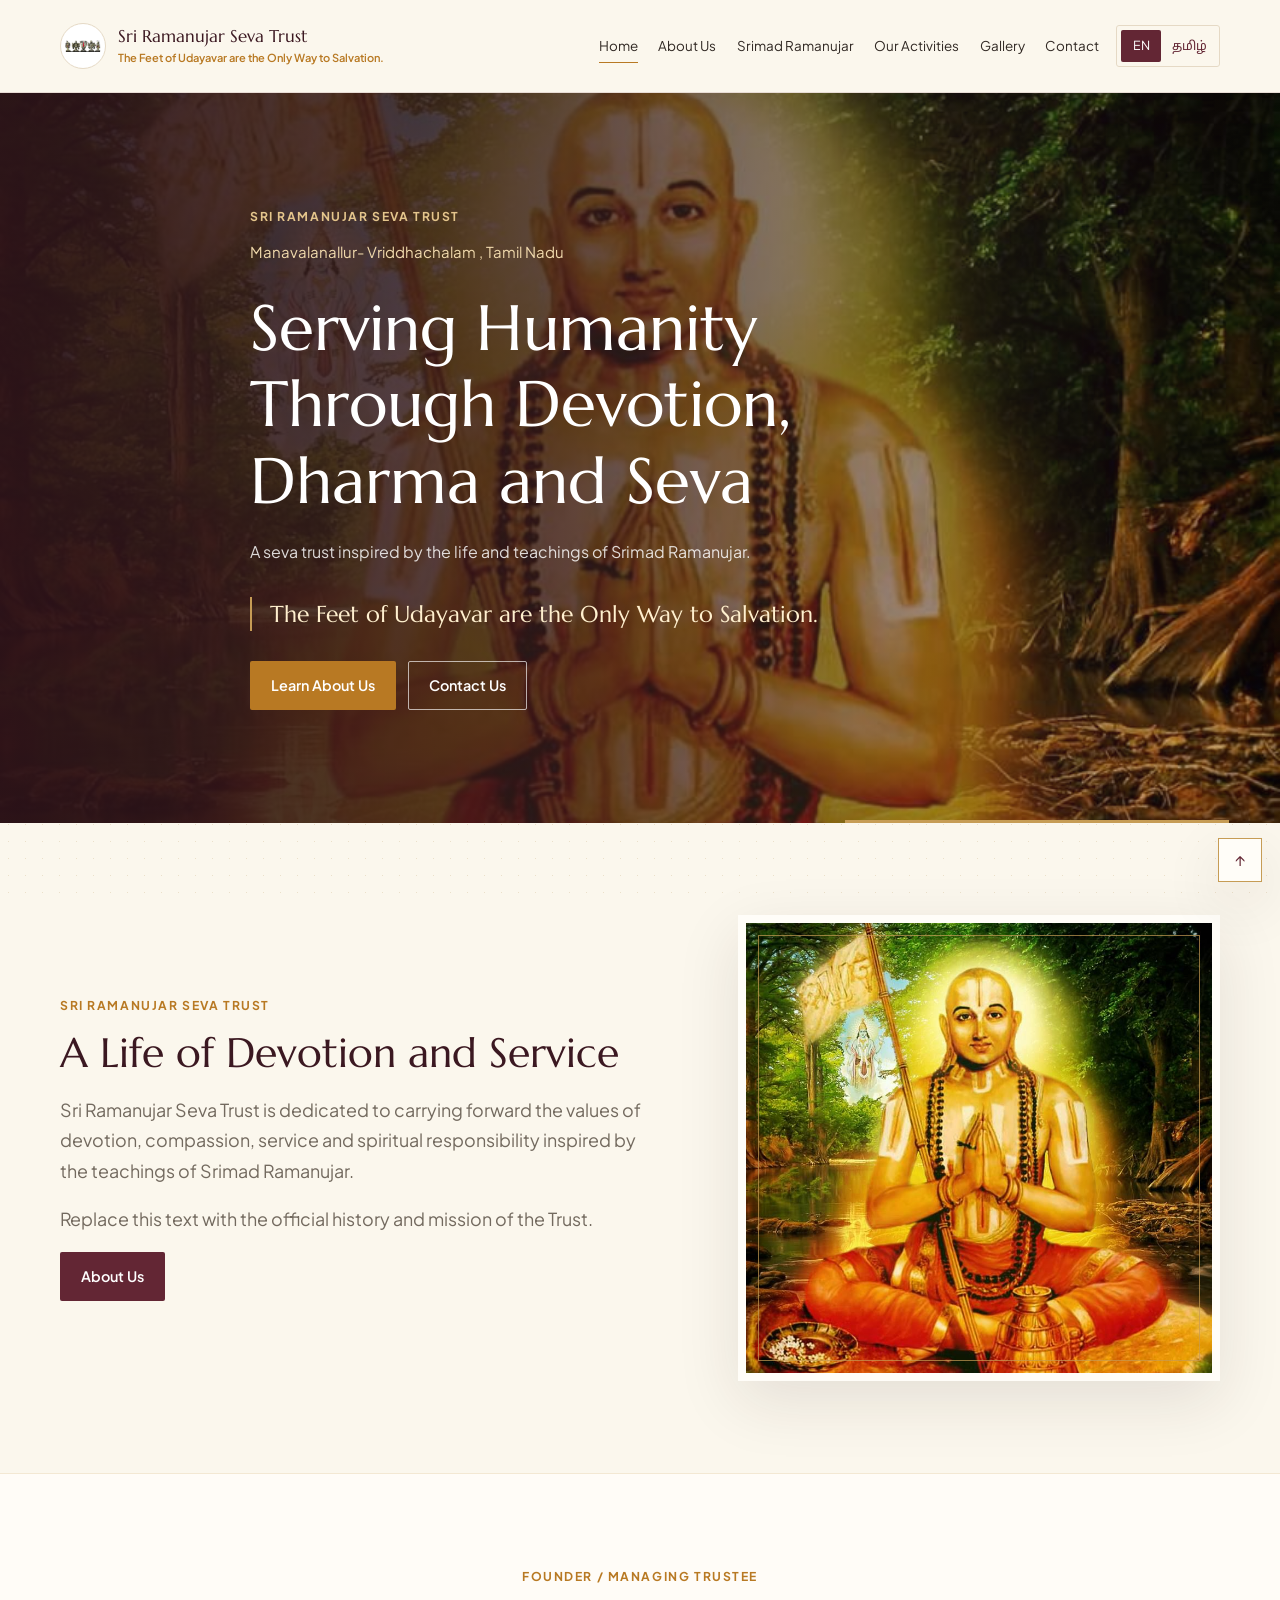
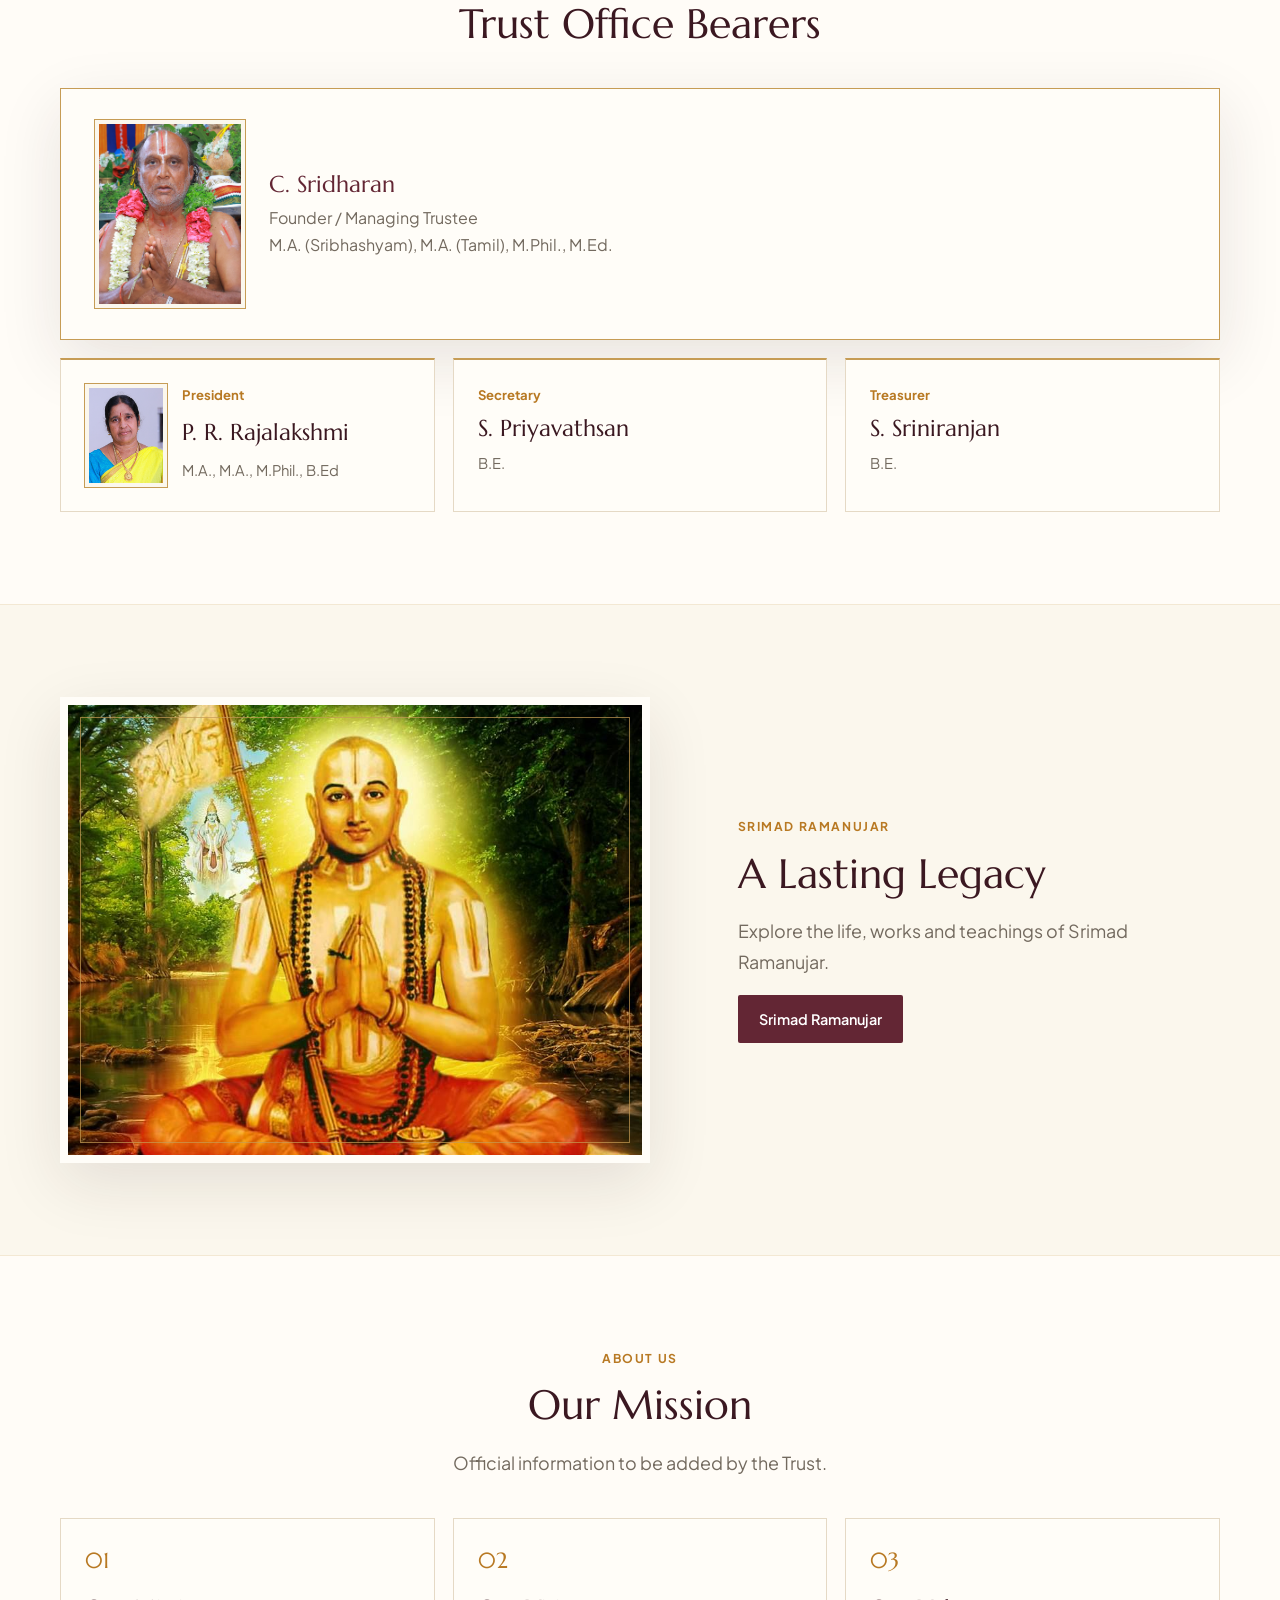
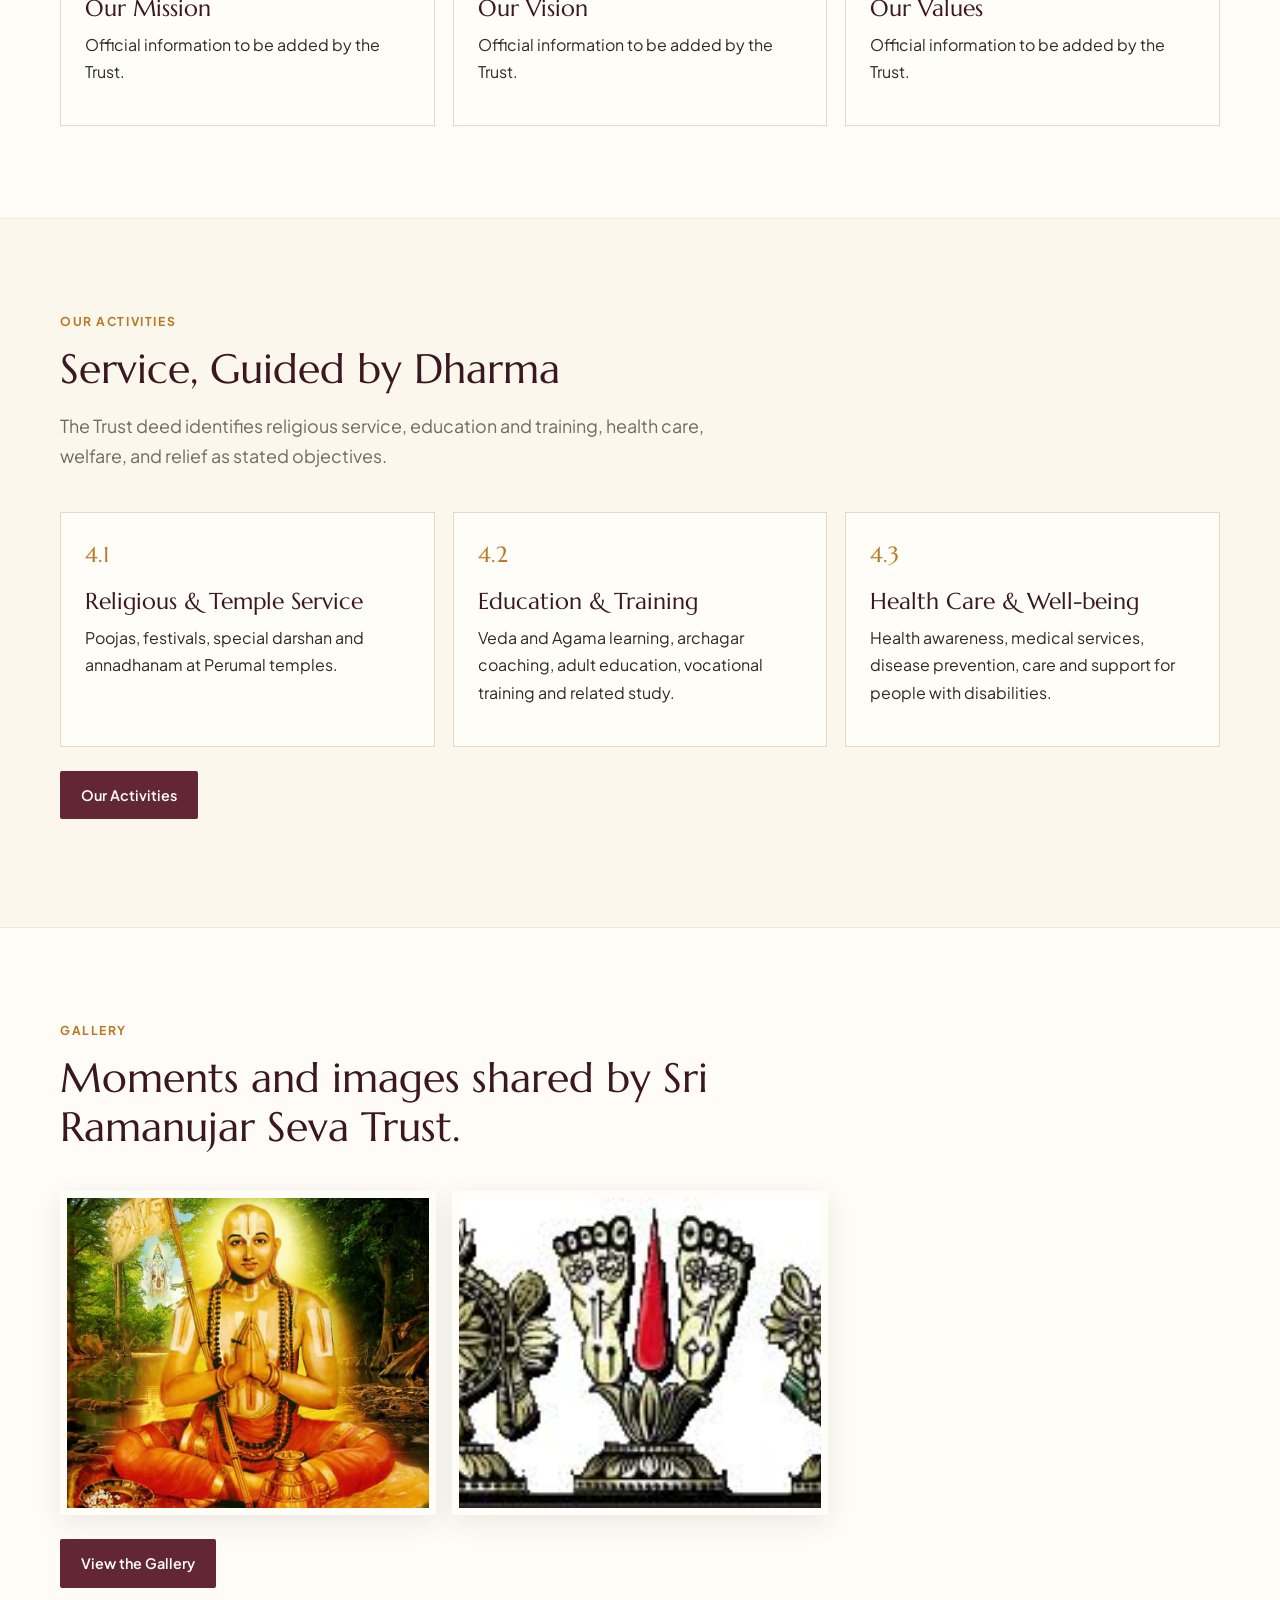
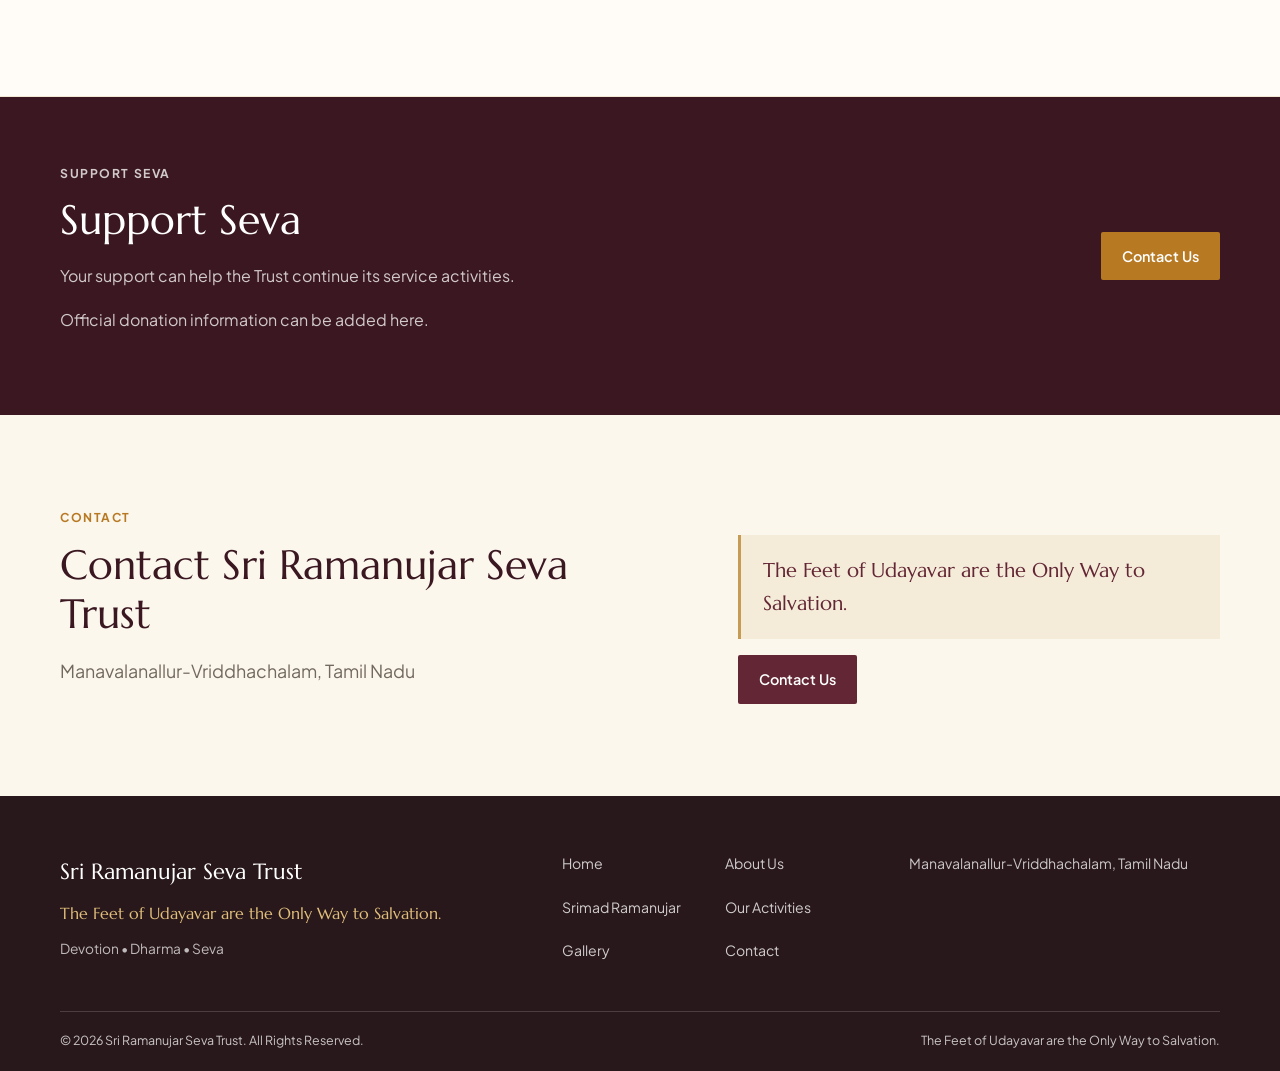
<file: index.html>
<!doctype html>
<html lang="en">
<head>
  <meta charset="utf-8">
  <meta name="viewport" content="width=device-width, initial-scale=1">
  <title>Sri Ramanujar Seva Trust | Vriddhachalam</title>
  <meta name="description" content="Sri Ramanujar Seva Trust, Vriddhachalam / Manavalanallur. The Feet of Udayavar are the Only Way to Salvation." data-meta-en="Sri Ramanujar Seva Trust, Vriddhachalam / Manavalanallur. The Feet of Udayavar are the Only Way to Salvation." data-meta-ta="ஸ்ரீ ராமானுஜர் சேவா அறக்கட்டளை, விருத்தாசலம் / மணவாளநல்லூர். உய்ய ஒரே வழி உடையவர் திருவடி">
  <meta name="keywords" content="Sri Ramanujar Seva Trust, Sri Ramanujar, Srimad Ramanujar, Ramanujar, Vriddhachalam, Manavalanallur, Visishtadvaita, Sri Vaishnavism, Seva Trust, Tamil Nadu">
  <meta property="og:title" content="Sri Ramanujar Seva Trust | The Feet of Udayavar are the Only Way to Salvation." data-meta-en="Sri Ramanujar Seva Trust | The Feet of Udayavar are the Only Way to Salvation." data-meta-ta="ஸ்ரீ ராமானுஜர் சேவா அறக்கட்டளை | உய்ய ஒரே வழி உடையவர் திருவடி">
  <meta property="og:description" content="Serving humanity through devotion, dharma and seva." data-meta-en="Serving humanity through devotion, dharma and seva. The Feet of Udayavar are the Only Way to Salvation." data-meta-ta="பக்தி, தர்மம், சேவை வழியாக மனிதகுலப் பணி. உய்ய ஒரே வழி உடையவர் திருவடி">
  <meta property="og:type" content="website">
  <link rel="preconnect" href="https://fonts.googleapis.com">
  <link rel="preconnect" href="https://fonts.gstatic.com" crossorigin>
  <link href="https://fonts.googleapis.com/css2?family=Marcellus&family=Noto+Sans+Tamil:wght@400;500;600;700&family=Plus+Jakarta+Sans:wght@400;500;600;700&display=swap" rel="stylesheet">
  <link rel="stylesheet" href="css/style.css">
  <script defer src="data/site-data.js?v=founder2"></script>
  <script defer src="js/translations.js"></script>
  <script defer src="js/script.js?v=20260930-portraits"></script>
</head>
<body>
  <a class="skip-link" href="#main">Skip to content</a>
  <header class="site-header">
    <div class="container header-inner">
      <a class="brand" href="index.html" aria-label="Sri Ramanujar Seva Trust home">
        <img class="brand-mark" src="pics/Thiruman.jpg" alt="" aria-hidden="true">
        <span><span class="brand-name">Sri Ramanujar Seva Trust</span><span class="brand-motto" data-i18n="motto">The Feet of Udayavar are the Only Way to Salvation.</span></span>
      </a>
      <div class="header-actions">
        <nav class="primary-nav" aria-label="Primary navigation">
          <a href="index.html" data-i18n="home">Home</a><a href="about.html" data-i18n="about">About Us</a><a href="ramanujar.html" data-i18n="ramanujar">Srimad Ramanujar</a><a href="activities.html" data-i18n="activities">Our Activities</a><a href="gallery.html" data-i18n="gallery">Gallery</a><a href="contact.html" data-i18n="contact">Contact</a>
        </nav>
        <div class="language-switch" aria-label="Choose language"><button type="button" data-language="en" aria-pressed="true">EN</button><button type="button" data-language="ta" aria-pressed="false">தமிழ்</button></div>
        <button class="menu-toggle" type="button" aria-label="Toggle navigation" aria-expanded="false" aria-controls="primary-navigation">☰</button>
      </div>
    </div>
  </header>
  <main id="main">
    <section class="hero">
      <div class="container hero-content">
        <p class="eyebrow">Sri Ramanujar Seva Trust</p>
        <p class="hero-location" data-i18n="homeLocation">Manavalanallur- Vriddhachalam , Tamil Nadu</p>
        <h1 data-i18n="heroTitle">Serving Humanity Through Devotion, Dharma and Seva</h1>
        <p class="hero-copy" data-i18n="heroIntro">A seva trust inspired by the life and teachings of Srimad Ramanujar.</p>
        <blockquote class="hero-motto"><span data-i18n="motto">The Feet of Udayavar are the Only Way to Salvation.</span></blockquote>
        <div class="button-row"><a class="button button-gold" href="about.html" data-i18n="learnAbout">Learn About Us</a><a class="button button-light" href="contact.html" data-i18n="contactUs">Contact Us</a></div>
      </div>
    </section>

    <section class="section" aria-labelledby="intro-title">
      <div class="container intro-grid">
        <div class="reveal"><p class="eyebrow">Sri Ramanujar Seva Trust</p><h2 id="intro-title" data-i18n="introTitle">A Life of Devotion and Service</h2><p class="lead" data-i18n="introBody">Sri Ramanujar Seva Trust is dedicated to carrying forward the values of devotion, compassion, service and spiritual responsibility inspired by the teachings of Srimad Ramanujar.</p><p class="lead" data-i18n="officialContent">Replace this text with the official history and mission of the Trust.</p><a class="button" href="about.html" data-i18n="about">About Us</a></div>
        <div class="intro-image reveal"><img src="pics/Ramanuja.jpg" data-dynamic-image-alt="imageRamanuja" alt="A traditional portrait of Srimad Ramanujar"></div>
      </div>
    </section>

    <section class="section section-paper" aria-labelledby="founder-title">
      <div class="container"><div class="section-head center"><p class="eyebrow" data-i18n="founder">Founder / Managing Trustee</p><h2 id="founder-title" data-i18n="leadership">Trust Office Bearers</h2></div>
        <article class="person-feature reveal" data-person="founder"><img class="person-photo person-photo-feature" data-person-image src="pics/Founder2.PNG" alt="Founder / Managing Trustee: C. Sridharan" width="240" height="300" loading="lazy"><div><h3 data-person-name>C. Sridharan</h3><p data-i18n="founder">Founder / Managing Trustee</p><p data-person-qualification>M.A. (Sribhashyam), M.A. (Tamil), M.Phil., M.Ed.</p></div></article>
        <div class="people-grid" style="margin-top:18px">
          <article class="person-card has-portrait reveal" data-person="president"><img class="person-photo" data-person-image src="pics/President.png" alt="President: P. R. Rajalakshmi" width="120" height="150" loading="lazy"><p class="role" data-i18n="president">President</p><h3 data-person-name>P. R. Rajalakshmi</h3><p data-person-qualification>M.A., M.A., M.Phil., B.Ed</p></article>
          <article class="person-card reveal" data-person="secretary"><p class="role" data-i18n="secretary">Secretary</p><h3 data-person-name>S. Priyavathsan</h3><p data-person-qualification>B.E.</p></article>
          <article class="person-card reveal" data-person="treasurer"><p class="role" data-i18n="treasurer">Treasurer</p><h3 data-person-name>S. Sriniranjan</h3><p data-person-qualification>B.E.</p></article>
        </div>
      </div>
    </section>

    <section class="section">
      <div class="container split-grid"><div class="intro-image reveal"><img src="pics/Ramanuja.jpg" data-dynamic-image-alt="imageRamanuja" alt="A traditional portrait of Srimad Ramanujar"></div><div class="reveal"><p class="eyebrow" data-i18n="ramanujar">Srimad Ramanujar</p><h2 data-i18n="legacy">A Lasting Legacy</h2><p class="lead" data-i18n="ramanujarIntro">Explore the life, works and teachings of Srimad Ramanujar.</p><a class="button" href="ramanujar.html" data-i18n="ramanujar">Srimad Ramanujar</a></div></div>
    </section>

    <section class="section section-paper"><div class="container"><div class="section-head center"><p class="eyebrow" data-i18n="about">About Us</p><h2 data-i18n="mission">Our Mission</h2><p class="lead" data-i18n="placeholder">Official information to be added by the Trust.</p></div><div class="three-grid"><article class="info-card"><span class="index">01</span><h3 data-i18n="mission">Our Mission</h3><p data-i18n="placeholder">Official information to be added by the Trust.</p></article><article class="info-card"><span class="index">02</span><h3 data-i18n="vision">Our Vision</h3><p data-i18n="placeholder">Official information to be added by the Trust.</p></article><article class="info-card"><span class="index">03</span><h3 data-i18n="values">Our Values</h3><p data-i18n="placeholder">Official information to be added by the Trust.</p></article></div></div></section>

    <section class="section"><div class="container"><div class="section-head"><p class="eyebrow" data-i18n="activities">Our Activities</p><h2 data-i18n="activitiesTitle">Service, Guided by Dharma</h2><p class="lead" data-i18n="activitiesSummary">The Trust deed identifies religious service, education and training, health care, welfare, and relief as stated objectives.</p></div><div class="three-grid"><article class="info-card"><span class="index">4.1</span><h3 data-i18n="activityReligious">Religious &amp; Temple Service</h3><p data-i18n="religiousSummary">Poojas, festivals, special darshan and annadhanam at Perumal temples.</p></article><article class="info-card"><span class="index">4.2</span><h3 data-i18n="activityEducation">Education &amp; Training</h3><p data-i18n="educationSummary">Veda and Agama learning, archagar coaching, adult education, vocational training and related study.</p></article><article class="info-card"><span class="index">4.3</span><h3 data-i18n="activityHealth">Health Care &amp; Well-being</h3><p data-i18n="healthSummary">Health awareness, medical services, disease prevention, care and support for people with disabilities.</p></article></div><p style="margin-top:24px"><a class="button" href="activities.html" data-i18n="activities">Our Activities</a></p></div></section>

    <section class="section section-paper"><div class="container"><div class="section-head"><p class="eyebrow" data-i18n="gallery">Gallery</p><h2 data-i18n="galleryIntro">Moments and images shared by Sri Ramanujar Seva Trust.</h2></div><div class="gallery-grid"><a class="gallery-item" href="pics/Ramanuja.jpg"><img src="pics/Ramanuja.jpg" data-dynamic-image-alt="imageRamanuja" alt="A traditional portrait of Srimad Ramanujar"></a><a class="gallery-item" href="pics/Thiruman.jpg"><img src="pics/Thiruman.jpg" data-dynamic-image-alt="imageThiruman" alt="Thiruman devotional symbol"></a></div><p style="margin-top:24px"><a class="button" href="gallery.html" data-i18n="moreGallery">View the Gallery</a></p></div></section>

    <section class="support-band"><div class="container support-inner"><div><p class="eyebrow" data-i18n="support">Support Seva</p><h2 data-i18n="support">Support Seva</h2><p data-i18n="supportIntro">Your support can help the Trust continue its service activities.</p><p data-i18n="donationPlaceholder">Official donation information can be added here.</p></div><div class="button-row"><a class="button button-gold" href="contact.html" data-i18n="contactUs">Contact Us</a></div></div></section>

    <section class="section"><div class="container split-grid"><div><p class="eyebrow" data-i18n="contact">Contact</p><h2 data-i18n="contactTitle">Contact Sri Ramanujar Seva Trust</h2><p class="lead" data-i18n="location">Vriddhachalam / Manavalanallur, Tamil Nadu</p></div><div><p class="motto-panel"><strong data-i18n="motto">The Feet of Udayavar are the Only Way to Salvation.</strong></p><a class="button" href="contact.html" data-i18n="contactUs">Contact Us</a></div></div></section>
  </main>
  <footer class="site-footer"><div class="container"><div class="footer-grid"><div><div class="footer-brand">Sri Ramanujar Seva Trust</div><p class="footer-motto" data-i18n="motto">The Feet of Udayavar are the Only Way to Salvation.</p><p class="footer-submotto" data-i18n="footerLine">Devotion • Dharma • Seva</p></div><nav class="footer-links" aria-label="Footer navigation"><a href="index.html" data-i18n="home">Home</a><a href="about.html" data-i18n="about">About Us</a><a href="ramanujar.html" data-i18n="ramanujar">Srimad Ramanujar</a><a href="activities.html" data-i18n="activities">Activities</a><a href="gallery.html" data-i18n="gallery">Gallery</a><a href="contact.html" data-i18n="contact">Contact</a></nav><p class="footer-location" data-i18n="location">Vriddhachalam / Manavalanallur, Tamil Nadu</p></div><div class="footer-bottom"><p>© 2026 Sri Ramanujar Seva Trust. <span data-i18n="copyright">All Rights Reserved.</span></p><p data-i18n="motto">The Feet of Udayavar are the Only Way to Salvation.</p></div></div></footer>
  <button class="back-to-top" type="button" aria-label="Back to top" title="Back to top">↑</button>
</body>
</html>
</file>
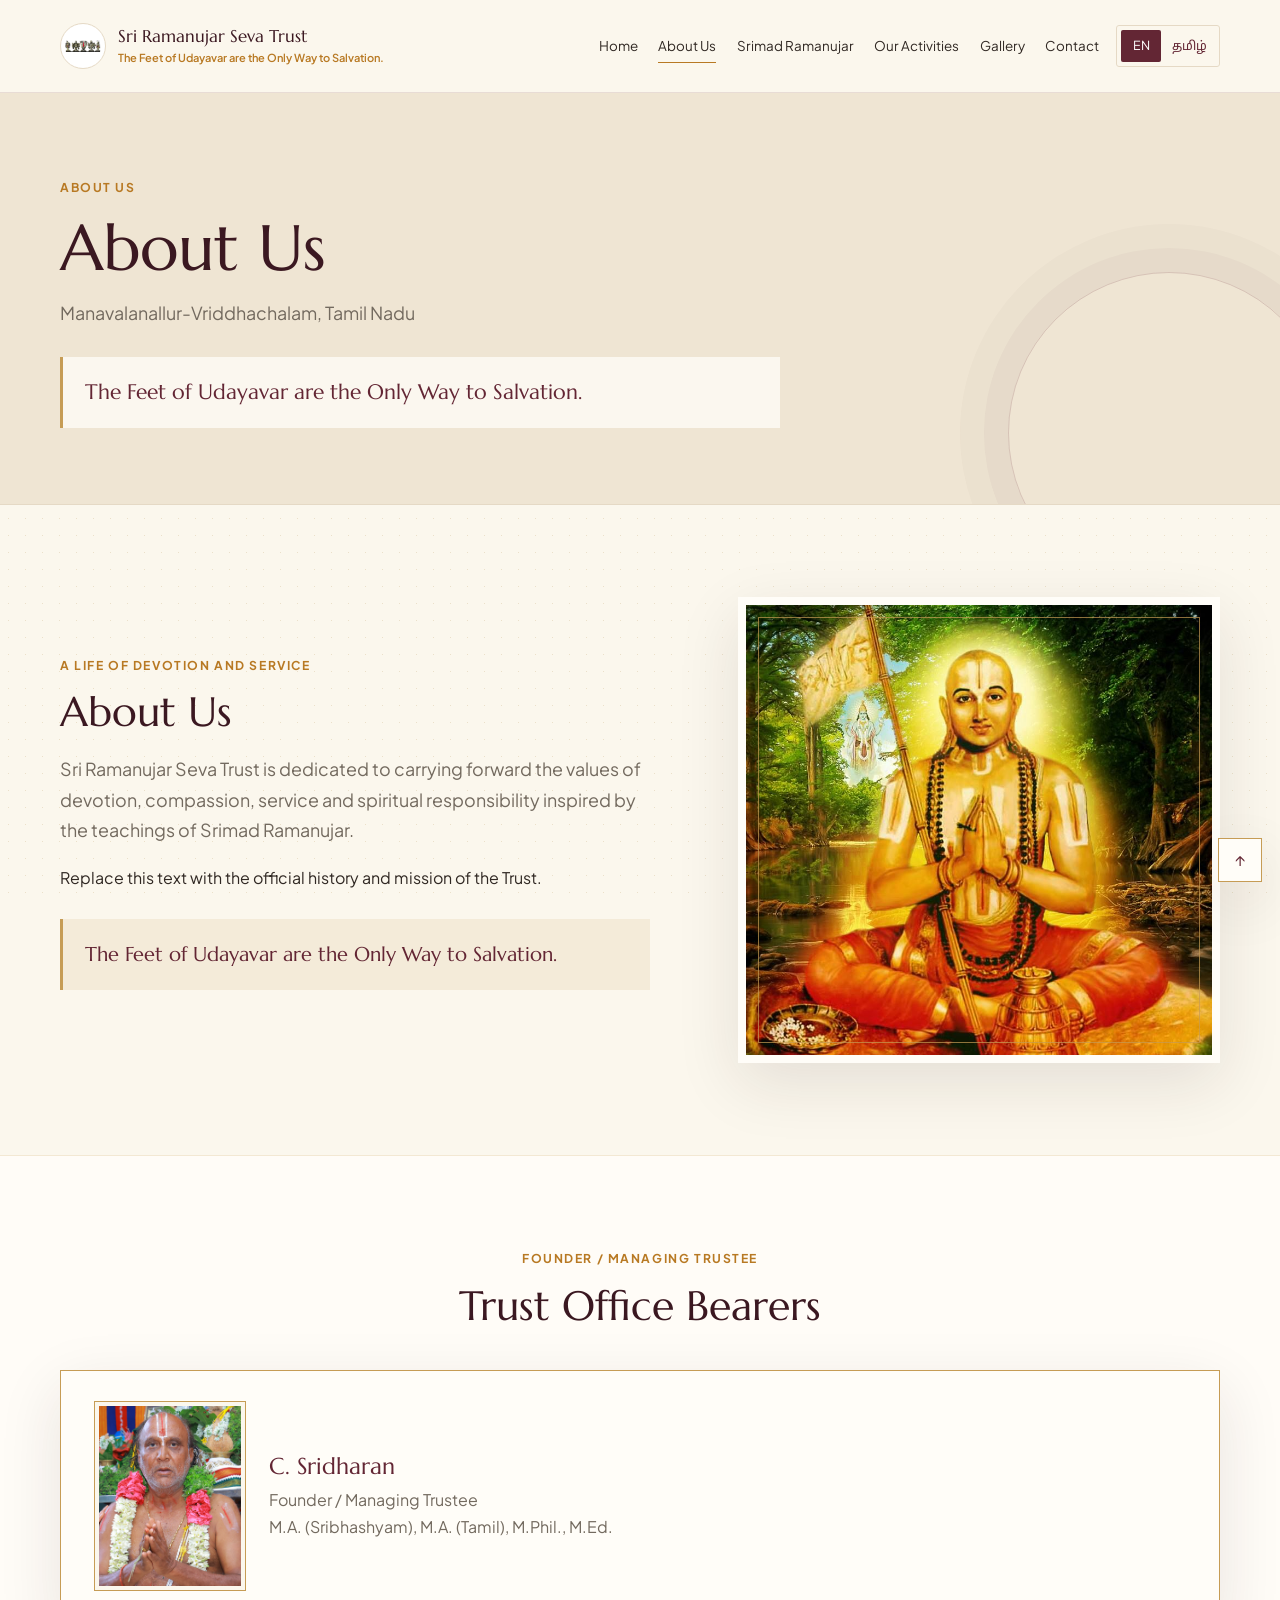
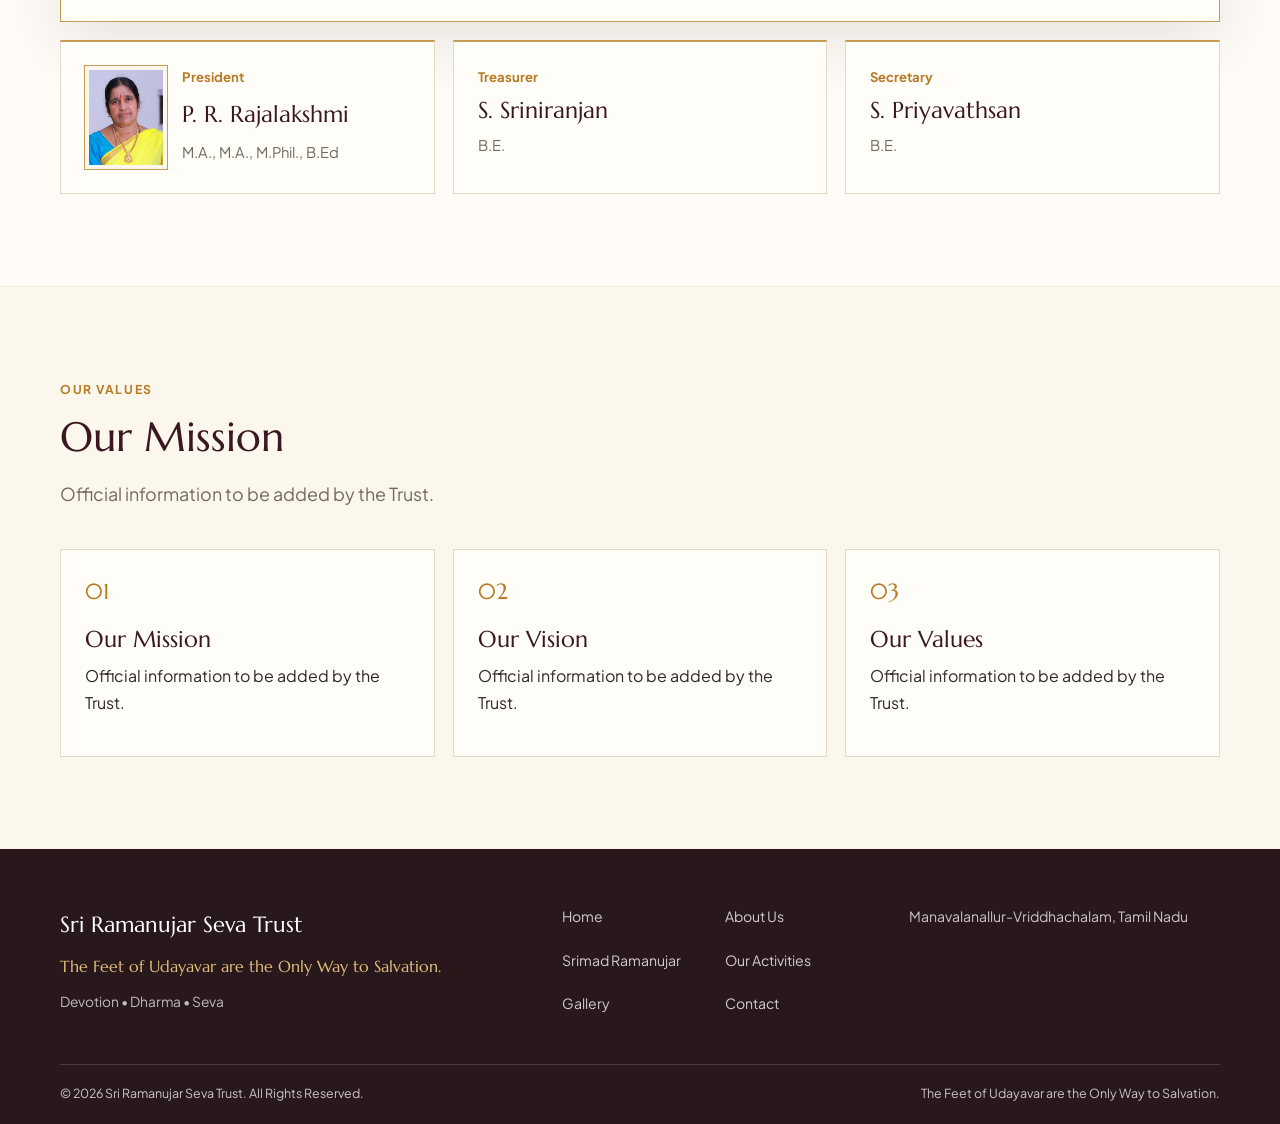
<file: about.html>
<!doctype html>
<html lang="en">
<head>
  <meta charset="utf-8"><meta name="viewport" content="width=device-width, initial-scale=1">
  <title>About Us | Sri Ramanujar Seva Trust</title>
  <meta name="description" content="Learn about Sri Ramanujar Seva Trust and its office bearers. The Feet of Udayavar are the Only Way to Salvation." data-meta-en="Learn about Sri Ramanujar Seva Trust and its office bearers. The Feet of Udayavar are the Only Way to Salvation." data-meta-ta="ஸ்ரீ ராமானுஜர் சேவா அறக்கட்டளை மற்றும் நிர்வாகிகளைப் பற்றி. உய்ய ஒரே வழி உடையவர் திருவடி">
  <meta name="keywords" content="Sri Ramanujar Seva Trust, Vriddhachalam, Manavalanallur, Founder, Managing Trustee, Tamil Nadu">
  <meta property="og:title" content="About Us | Sri Ramanujar Seva Trust" data-meta-en="About Us | Sri Ramanujar Seva Trust" data-meta-ta="எங்களைப் பற்றி | ஸ்ரீ ராமானுஜர் சேவா அறக்கட்டளை">
  <meta property="og:description" content="The Feet of Udayavar are the Only Way to Salvation." data-meta-en="The Feet of Udayavar are the Only Way to Salvation." data-meta-ta="உய்ய ஒரே வழி உடையவர் திருவடி">
  <meta property="og:type" content="website">
  <link rel="preconnect" href="https://fonts.googleapis.com"><link rel="preconnect" href="https://fonts.gstatic.com" crossorigin><link href="https://fonts.googleapis.com/css2?family=Marcellus&family=Noto+Sans+Tamil:wght@400;500;600;700&family=Plus+Jakarta+Sans:wght@400;500;600;700&display=swap" rel="stylesheet">
  <link rel="stylesheet" href="css/style.css"><script defer src="data/site-data.js?v=founder2"></script><script defer src="js/translations.js"></script><script defer src="js/script.js?v=20260930-portraits"></script>
</head>
<body><a class="skip-link" href="#main">Skip to content</a>
<header class="site-header"><div class="container header-inner"><a class="brand" href="index.html"><img class="brand-mark" src="pics/Thiruman.jpg" alt="" aria-hidden="true"><span><span class="brand-name">Sri Ramanujar Seva Trust</span><span class="brand-motto" data-i18n="motto">The Feet of Udayavar are the Only Way to Salvation.</span></span></a><div class="header-actions"><nav class="primary-nav" aria-label="Primary navigation"><a href="index.html" data-i18n="home">Home</a><a href="about.html" data-i18n="about">About Us</a><a href="ramanujar.html" data-i18n="ramanujar">Srimad Ramanujar</a><a href="activities.html" data-i18n="activities">Our Activities</a><a href="gallery.html" data-i18n="gallery">Gallery</a><a href="contact.html" data-i18n="contact">Contact</a></nav><div class="language-switch" aria-label="Choose language"><button type="button" data-language="en" aria-pressed="true">EN</button><button type="button" data-language="ta" aria-pressed="false">தமிழ்</button></div><button class="menu-toggle" type="button" aria-label="Toggle navigation" aria-expanded="false" aria-controls="primary-navigation">☰</button></div></div></header>
<main id="main"><section class="page-hero"><div class="container"><p class="eyebrow" data-i18n="about">About Us</p><h1 data-i18n="about">About Us</h1><p class="lead" data-i18n="location">Vriddhachalam / Manavalanallur, Tamil Nadu</p><div class="about-motto"><p data-i18n="motto">The Feet of Udayavar are the Only Way to Salvation.</p></div></div></section>
<section class="section"><div class="container split-grid"><div class="reveal"><p class="eyebrow" data-i18n="introTitle">A Life of Devotion and Service</p><h2 data-i18n="about">About Us</h2><p class="lead" data-i18n="introBody">Sri Ramanujar Seva Trust is dedicated to carrying forward the values of devotion, compassion, service and spiritual responsibility inspired by the teachings of Srimad Ramanujar.</p><p data-i18n="officialContent">Replace this text with the official history and mission of the Trust.</p><p class="motto-panel"><strong data-i18n="motto">The Feet of Udayavar are the Only Way to Salvation.</strong></p></div><div class="intro-image reveal"><img src="pics/Ramanuja.jpg" data-dynamic-image-alt="imageRamanuja" alt="A traditional portrait of Srimad Ramanujar"></div></div></section>
<section class="section section-paper"><div class="container"><div class="section-head center"><p class="eyebrow" data-i18n="founder">Founder / Managing Trustee</p><h2 data-i18n="leadership">Trust Office Bearers</h2></div><article class="person-feature reveal" data-person="founder"><img class="person-photo person-photo-feature" data-person-image src="pics/Founder2.PNG" alt="Founder / Managing Trustee: C. Sridharan" width="240" height="300" loading="lazy"><div><h3 data-person-name>C. Sridharan</h3><p data-i18n="founder">Founder / Managing Trustee</p><p data-person-qualification>M.A. (Sribhashyam), M.A. (Tamil), M.Phil., M.Ed.</p></div></article><div class="people-grid" style="margin-top:18px"><article class="person-card has-portrait reveal" data-person="president"><img class="person-photo" data-person-image src="pics/President.png" alt="President: P. R. Rajalakshmi" width="120" height="150" loading="lazy"><p class="role" data-i18n="president">President</p><h3 data-person-name>P. R. Rajalakshmi</h3><p data-person-qualification>M.A., M.A., M.Phil., B.Ed</p></article><article class="person-card reveal" data-person="treasurer"><p class="role" data-i18n="treasurer">Treasurer</p><h3 data-person-name>S. Sriniranjan</h3><p data-person-qualification>B.E.</p></article><article class="person-card reveal" data-person="secretary"><p class="role" data-i18n="secretary">Secretary</p><h3 data-person-name>S. Priyavathsan</h3><p data-person-qualification>B.E.</p></article></div></div></section>
<section class="section"><div class="container"><div class="section-head"><p class="eyebrow" data-i18n="values">Our Values</p><h2 data-i18n="mission">Our Mission</h2><p class="lead" data-i18n="placeholder">Official information to be added by the Trust.</p></div><div class="three-grid"><article class="info-card"><span class="index">01</span><h3 data-i18n="mission">Our Mission</h3><p data-i18n="placeholder">Official information to be added by the Trust.</p></article><article class="info-card"><span class="index">02</span><h3 data-i18n="vision">Our Vision</h3><p data-i18n="placeholder">Official information to be added by the Trust.</p></article><article class="info-card"><span class="index">03</span><h3 data-i18n="values">Our Values</h3><p data-i18n="placeholder">Official information to be added by the Trust.</p></article></div></div></section></main>
<footer class="site-footer"><div class="container"><div class="footer-grid"><div><div class="footer-brand">Sri Ramanujar Seva Trust</div><p class="footer-motto" data-i18n="motto">The Feet of Udayavar are the Only Way to Salvation.</p><p class="footer-submotto" data-i18n="footerLine">Devotion • Dharma • Seva</p></div><nav class="footer-links" aria-label="Footer navigation"><a href="index.html" data-i18n="home">Home</a><a href="about.html" data-i18n="about">About Us</a><a href="ramanujar.html" data-i18n="ramanujar">Srimad Ramanujar</a><a href="activities.html" data-i18n="activities">Activities</a><a href="gallery.html" data-i18n="gallery">Gallery</a><a href="contact.html" data-i18n="contact">Contact</a></nav><p class="footer-location" data-i18n="location">Vriddhachalam / Manavalanallur, Tamil Nadu</p></div><div class="footer-bottom"><p>© 2026 Sri Ramanujar Seva Trust. <span data-i18n="copyright">All Rights Reserved.</span></p><p data-i18n="motto">The Feet of Udayavar are the Only Way to Salvation.</p></div></div></footer><button class="back-to-top" type="button" aria-label="Back to top" title="Back to top">↑</button></body></html>
</file>
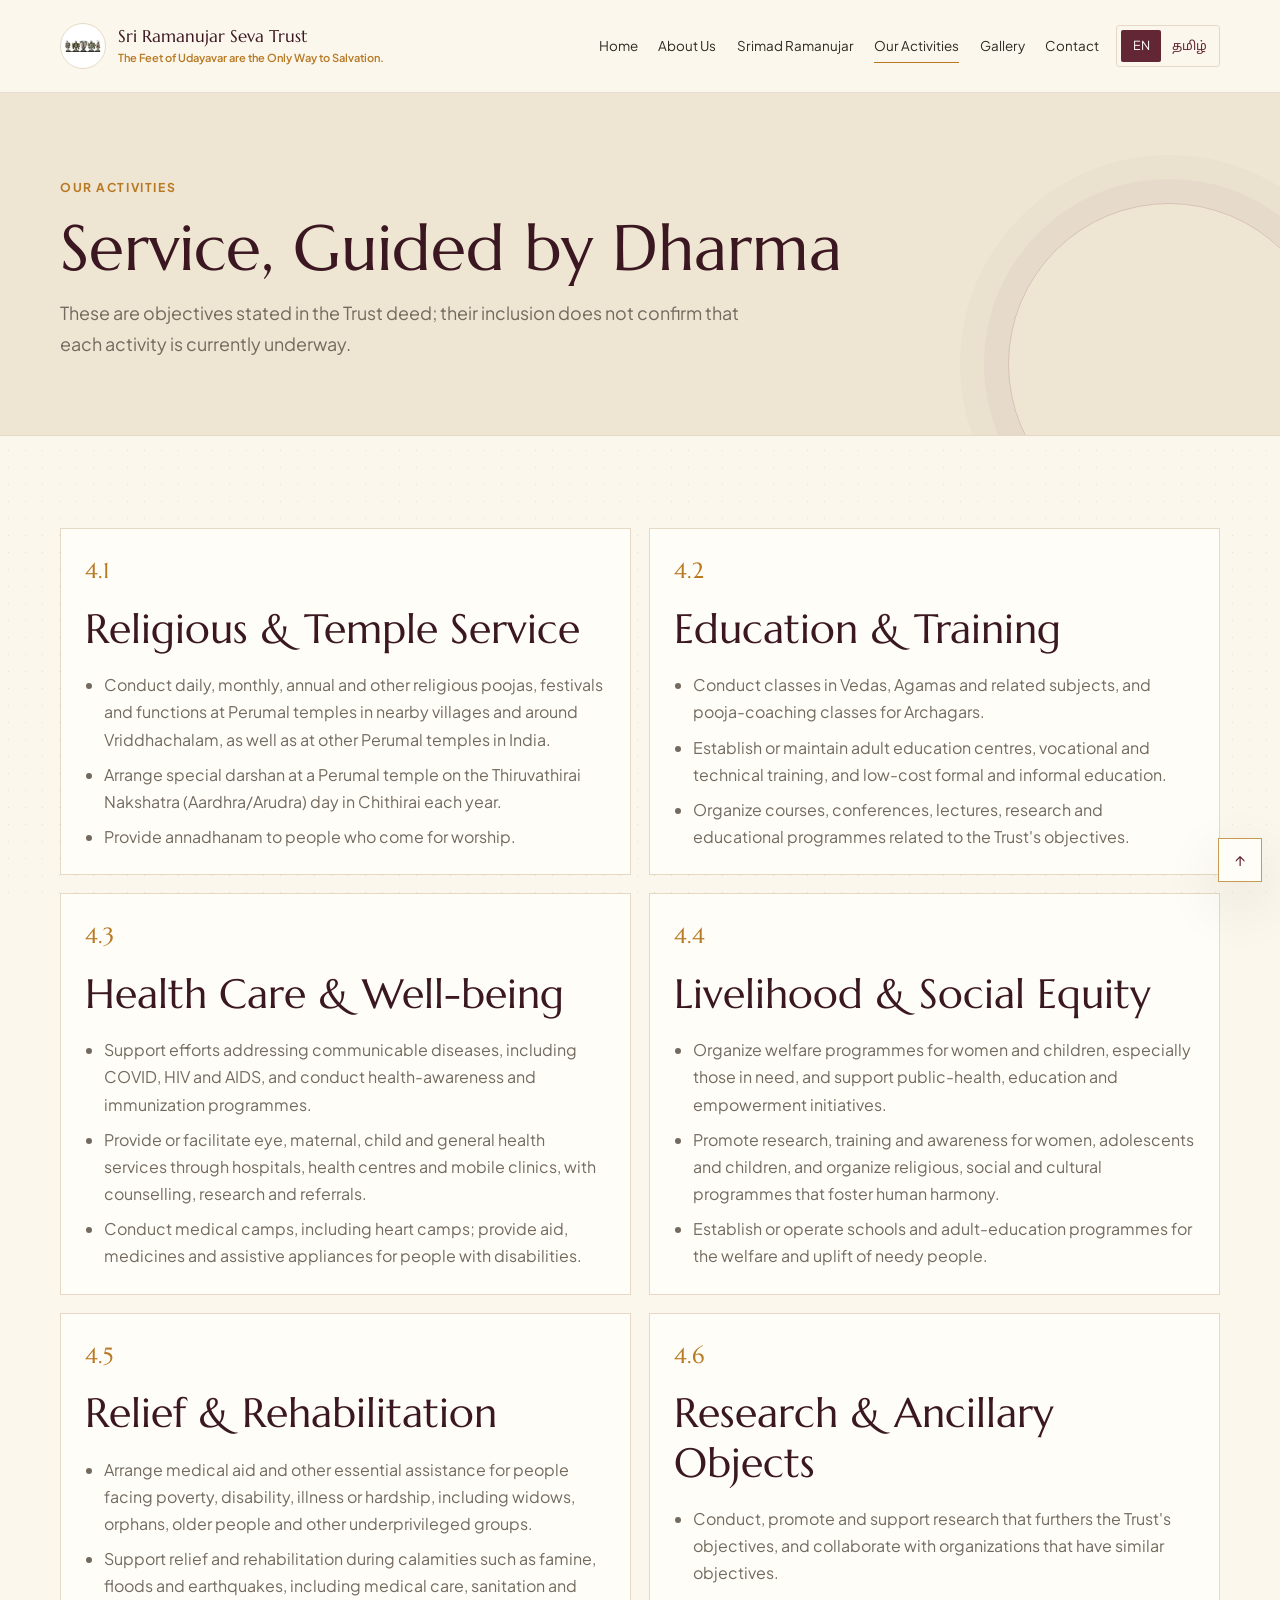
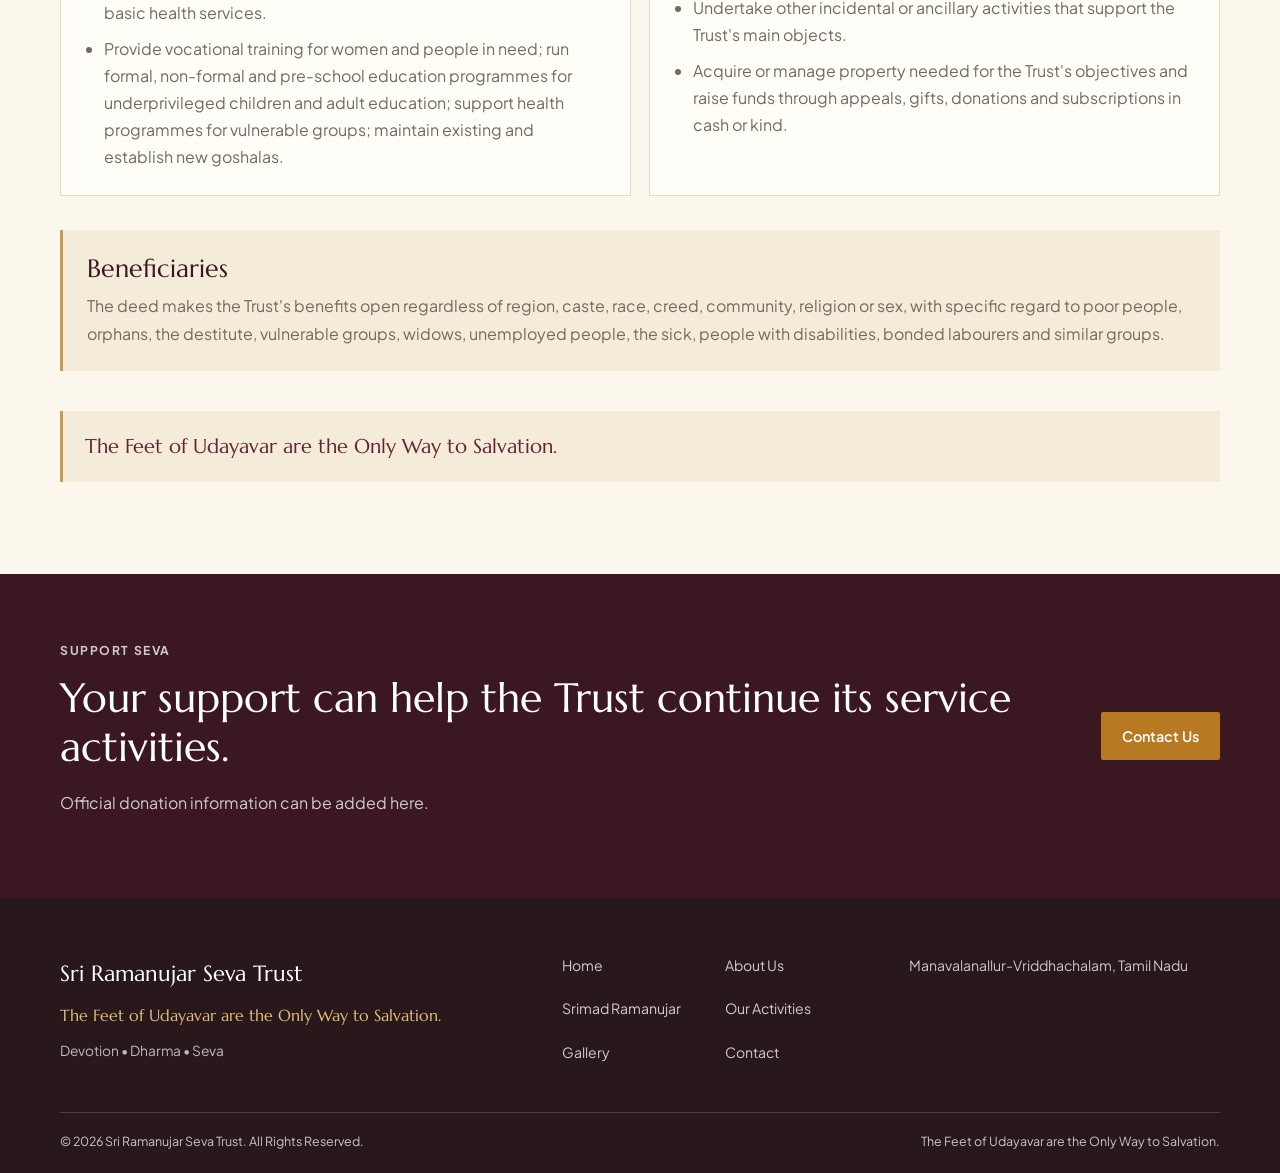
<file: activities.html>
<!doctype html>
<html lang="en">
<head>
  <meta charset="utf-8"><meta name="viewport" content="width=device-width, initial-scale=1">
  <title>Our Activities | Sri Ramanujar Seva Trust</title>
  <meta name="description" content="Read the Trust deed's stated objectives in religious service, education, health, welfare and relief. The Feet of Udayavar are the Only Way to Salvation." data-meta-en="Read the Trust deed's stated objectives in religious service, education, health, welfare and relief. The Feet of Udayavar are the Only Way to Salvation." data-meta-ta="அறக்கட்டளை ஆவணத்தில் குறிப்பிடப்பட்ட சமயத் தொண்டு, கல்வி, சுகாதாரம், நலவாழ்வு, நிவாரணம் உள்ளிட்ட நோக்கங்களை அறிந்துகொள்ளுங்கள். உய்ய ஒரே வழி உடையவர் திருவடி">
  <meta name="keywords" content="Sri Ramanujar Seva Trust, Seva, service, Vriddhachalam, Tamil Nadu">
  <meta property="og:title" content="Our Activities | Sri Ramanujar Seva Trust" data-meta-en="Our Activities | Sri Ramanujar Seva Trust" data-meta-ta="எங்கள் சேவைகள் | ஸ்ரீ ராமானுஜர் சேவா அறக்கட்டளை"><meta property="og:description" content="The Trust deed states its objectives in religious service, education, health, social equity and relief." data-meta-en="The Trust deed states its objectives in religious service, education, health, social equity and relief." data-meta-ta="அறக்கட்டளை ஆவணம் சமயத் தொண்டு, கல்வி, சுகாதாரம், சமூக சமத்துவம் மற்றும் நிவாரணம் ஆகிய நோக்கங்களைக் குறிப்பிடுகிறது."><meta property="og:type" content="website">
  <link rel="preconnect" href="https://fonts.googleapis.com"><link rel="preconnect" href="https://fonts.gstatic.com" crossorigin><link href="https://fonts.googleapis.com/css2?family=Marcellus&family=Noto+Sans+Tamil:wght@400;500;600;700&family=Plus+Jakarta+Sans:wght@400;500;600;700&display=swap" rel="stylesheet"><link rel="stylesheet" href="css/style.css"><script defer src="data/site-data.js"></script><script defer src="js/translations.js"></script><script defer src="js/script.js"></script>
</head>
<body><a class="skip-link" href="#main">Skip to content</a><header class="site-header"><div class="container header-inner"><a class="brand" href="index.html"><img class="brand-mark" src="pics/Thiruman.jpg" alt="" aria-hidden="true"><span><span class="brand-name">Sri Ramanujar Seva Trust</span><span class="brand-motto" data-i18n="motto">The Feet of Udayavar are the Only Way to Salvation.</span></span></a><div class="header-actions"><nav class="primary-nav" aria-label="Primary navigation"><a href="index.html" data-i18n="home">Home</a><a href="about.html" data-i18n="about">About Us</a><a href="ramanujar.html" data-i18n="ramanujar">Srimad Ramanujar</a><a href="activities.html" data-i18n="activities">Our Activities</a><a href="gallery.html" data-i18n="gallery">Gallery</a><a href="contact.html" data-i18n="contact">Contact</a></nav><div class="language-switch" aria-label="Choose language"><button type="button" data-language="en" aria-pressed="true">EN</button><button type="button" data-language="ta" aria-pressed="false">தமிழ்</button></div><button class="menu-toggle" type="button" aria-label="Toggle navigation" aria-expanded="false" aria-controls="primary-navigation">☰</button></div></div></header>
<main id="main"><section class="page-hero"><div class="container"><p class="eyebrow" data-i18n="activities">Our Activities</p><h1 data-i18n="activitiesTitle">Service, Guided by Dharma</h1><p class="lead" data-i18n="activitiesIntro">The categories below are editable placeholders, not claims about current Trust activities.</p></div></section>
<section class="section"><div class="container"><div class="objects-grid">
  <article class="info-card reveal"><span class="index">4.1</span><h2 data-i18n="activityReligious">Religious &amp; Temple Service</h2>
    <ul class="activity-points" data-lang="en"><li>Conduct daily, monthly, annual and other religious poojas, festivals and functions at Perumal temples in nearby villages and around Vriddhachalam, as well as at other Perumal temples in India.</li><li>Arrange special darshan at a Perumal temple on the Thiruvathirai Nakshatra (Aardhra/Arudra) day in Chithirai each year.</li><li>Provide annadhanam to people who come for worship.</li></ul>
    <ul class="activity-points" data-lang="ta" hidden><li>அருகிலுள்ள கிராமங்கள் மற்றும் விருத்தாசலம் சுற்றுவட்டாரப் பெருமாள் கோயில்களிலும், இந்தியாவின் பிற பகுதிகளில் உள்ள பெருமாள் கோயில்களிலும் அன்றாட, மாதாந்திர, ஆண்டு பூஜைகள் மற்றும் சமய விழாக்கள் நடத்துதல்.</li><li>ஒவ்வோர் ஆண்டும் சித்திரை மாதத் திருவாதிரை நட்சத்திர நாளில் பெருமாள் கோயிலில் சிறப்பு தரிசனம் ஏற்பாடு செய்தல்.</li><li>வழிபாட்டிற்கு வரும் மக்களுக்கு அன்னதானம் வழங்குதல்.</li></ul>
  </article>
  <article class="info-card reveal"><span class="index">4.2</span><h2 data-i18n="activityEducation">Education &amp; Training</h2>
    <ul class="activity-points" data-lang="en"><li>Conduct classes in Vedas, Agamas and related subjects, and pooja-coaching classes for Archagars.</li><li>Establish or maintain adult education centres, vocational and technical training, and low-cost formal and informal education.</li><li>Organize courses, conferences, lectures, research and educational programmes related to the Trust's objectives.</li></ul>
    <ul class="activity-points" data-lang="ta" hidden><li>வேதம், ஆகமம் மற்றும் தொடர்புடைய பாடங்களில் வகுப்புகள் நடத்துதல்; அர்ச்சகர்களுக்குப் பூஜைப் பயிற்சி அளித்தல்.</li><li>வயது வந்தோர் கல்வி மையங்கள், தொழிற்கல்வி மற்றும் தொழில்நுட்பப் பயிற்சி, குறைந்த செலவிலான முறையான மற்றும் முறைசாரா கல்வி ஆகியவற்றை ஏற்படுத்தி நடத்துதல்.</li><li>அறக்கட்டளையின் நோக்கங்களுடன் தொடர்புடைய பாடநெறிகள், மாநாடுகள், விரிவுரைகள், ஆய்வுகள் மற்றும் கல்வி நிகழ்ச்சிகளை ஏற்பாடு செய்தல்.</li></ul>
  </article>
  <article class="info-card reveal"><span class="index">4.3</span><h2 data-i18n="activityHealth">Health Care &amp; Well-being</h2>
    <ul class="activity-points" data-lang="en"><li>Support efforts addressing communicable diseases, including COVID, HIV and AIDS, and conduct health-awareness and immunization programmes.</li><li>Provide or facilitate eye, maternal, child and general health services through hospitals, health centres and mobile clinics, with counselling, research and referrals.</li><li>Conduct medical camps, including heart camps; provide aid, medicines and assistive appliances for people with disabilities.</li></ul>
    <ul class="activity-points" data-lang="ta" hidden><li>COVID, HIV, AIDS உள்ளிட்ட தொற்றுநோய்களை எதிர்கொள்ளும் முயற்சிகளுக்கு ஆதரவு அளித்தல்; சுகாதார விழிப்புணர்வு மற்றும் தடுப்பூசி நிகழ்ச்சிகள் நடத்துதல்.</li><li>கண், மகப்பேறு, குழந்தைகள் மற்றும் பொது சுகாதாரச் சேவைகளை மருத்துவமனைகள், சுகாதார மையங்கள், நடமாடும் மருத்துவமனைகள் வழியாக வழங்குதல் அல்லது ஏற்பாடு செய்தல்; ஆலோசனை, ஆய்வு, பரிந்துரைச் சேவைகள் அளித்தல்.</li><li>இதயப் பரிசோதனை முகாம்கள் உள்ளிட்ட மருத்துவ முகாம்கள் நடத்துதல்; உதவிகள், மருந்துகள் மற்றும் மாற்றுத்திறனாளிகளுக்கான உதவி உபகரணங்கள் வழங்குதல்.</li></ul>
  </article>
  <article class="info-card reveal"><span class="index">4.4</span><h2 data-i18n="activitySocialEquity">Livelihood &amp; Social Equity</h2>
    <ul class="activity-points" data-lang="en"><li>Organize welfare programmes for women and children, especially those in need, and support public-health, education and empowerment initiatives.</li><li>Promote research, training and awareness for women, adolescents and children, and organize religious, social and cultural programmes that foster human harmony.</li><li>Establish or operate schools and adult-education programmes for the welfare and uplift of needy people.</li></ul>
    <ul class="activity-points" data-lang="ta" hidden><li>பெண்கள் மற்றும் குழந்தைகள் நலனுக்காக, குறிப்பாகத் தேவையுள்ளோருக்கு முன்னுரிமையுடன் நலத்திட்டங்கள் ஏற்பாடு செய்தல்; பொது சுகாதாரம், கல்வி, முன்னேற்ற முயற்சிகளுக்கு ஆதரவு அளித்தல்.</li><li>பெண்கள், இளையோர், குழந்தைகளுக்கான ஆய்வு, பயிற்சி, விழிப்புணர்வை ஊக்குவித்தல்; மனித ஒற்றுமையை வளர்க்கும் சமய, சமூக, பண்பாட்டு நிகழ்ச்சிகள் நடத்துதல்.</li><li>தேவையுள்ளோரின் நலன் மற்றும் முன்னேற்றத்திற்காகப் பள்ளிகள் மற்றும் வயது வந்தோர் கல்வித் திட்டங்களைத் தொடங்கி நடத்துதல்.</li></ul>
  </article>
  <article class="info-card reveal"><span class="index">4.5</span><h2 data-i18n="activityRelief">Relief &amp; Rehabilitation</h2>
    <ul class="activity-points" data-lang="en"><li>Arrange medical aid and other essential assistance for people facing poverty, disability, illness or hardship, including widows, orphans, older people and other underprivileged groups.</li><li>Support relief and rehabilitation during calamities such as famine, floods and earthquakes, including medical care, sanitation and basic health services.</li><li>Provide vocational training for women and people in need; run formal, non-formal and pre-school education programmes for underprivileged children and adult education; support health programmes for vulnerable groups; maintain existing and establish new goshalas.</li></ul>
    <ul class="activity-points" data-lang="ta" hidden><li>வறுமை, மாற்றுத்திறன், நோய் அல்லது வாழ்வாதாரச் சிரமம் எதிர்கொள்ளும் மக்களுக்கு மருத்துவ உதவி மற்றும் அத்தியாவசிய ஆதரவு அளித்தல்; விதவைகள், அனாதைகள், முதியோர் மற்றும் பின்தங்கியோருக்கு உதவுதல்.</li><li>பஞ்சம், வெள்ளம், நிலநடுக்கம் போன்ற பேரிடர்களின்போது நிவாரணம் மற்றும் மறுவாழ்வு உதவிகள், மருத்துவச் சேவை, சுகாதாரம், அடிப்படை உடல்நல ஆதரவு வழங்குதல்.</li><li>பெண்கள் மற்றும் தேவையுள்ளோருக்கு தொழிற்பயிற்சி அளித்தல்; பின்தங்கிய குழந்தைகளுக்கான முறையான, முறைசாரா, முன்பள்ளிக் கல்வி மற்றும் வயது வந்தோர் கல்வித் திட்டங்களை நடத்துதல்; பாதிப்புக்குள்ளாகக்கூடியோருக்கான சுகாதாரத் திட்டங்களை ஆதரித்தல்; கோசாலைகளைப் பராமரித்து புதியவற்றை ஏற்படுத்துதல்.</li></ul>
  </article>
  <article class="info-card reveal"><span class="index">4.6</span><h2 data-i18n="activityAncillary">Research &amp; Ancillary Objects</h2>
    <ul class="activity-points" data-lang="en"><li>Conduct, promote and support research that furthers the Trust's objectives, and collaborate with organizations that have similar objectives.</li><li>Undertake other incidental or ancillary activities that support the Trust's main objects.</li><li>Acquire or manage property needed for the Trust's objectives and raise funds through appeals, gifts, donations and subscriptions in cash or kind.</li></ul>
    <ul class="activity-points" data-lang="ta" hidden><li>அறக்கட்டளையின் நோக்கங்களை முன்னெடுக்கும் ஆய்வுகளை நடத்துதல், ஊக்குவித்தல், ஆதரித்தல்; ஒத்த நோக்கங்களைக் கொண்ட அமைப்புகளுடன் இணைந்து செயல்படுதல்.</li><li>அறக்கட்டளையின் முதன்மை நோக்கங்களுக்கு உதவும் தொடர்புடைய துணைச் செயல்பாடுகளை மேற்கொள்ளுதல்.</li><li>அறக்கட்டளை நோக்கங்களுக்குத் தேவையான சொத்துகளைப் பெறுதல் அல்லது நிர்வகித்தல்; வேண்டுகோள்கள், அன்பளிப்புகள், நன்கொடைகள், பணமாகவோ பொருளாகவோ வழங்கப்படும் சந்தாக்கள் மூலம் நிதி திரட்டுதல்.</li></ul>
  </article>
</div>
<aside class="beneficiary-note"><h2 data-i18n="activityBeneficiaries">Beneficiaries</h2><p data-i18n="beneficiariesSummary">The deed states that benefits are open without discrimination by region, caste, race, creed, community, religion or sex, with special regard to people in need.</p></aside>
<div class="motto-panel" style="margin-top:40px"><strong data-i18n="motto">The Feet of Udayavar are the Only Way to Salvation.</strong></div></div></section><section class="support-band"><div class="container support-inner"><div><p class="eyebrow" data-i18n="support">Support Seva</p><h2 data-i18n="supportIntro">Your support can help the Trust continue its service activities.</h2><p data-i18n="donationPlaceholder">Official donation information can be added here.</p></div><a class="button button-gold" href="contact.html" data-i18n="contactUs">Contact Us</a></div></section></main>
<footer class="site-footer"><div class="container"><div class="footer-grid"><div><div class="footer-brand">Sri Ramanujar Seva Trust</div><p class="footer-motto" data-i18n="motto">The Feet of Udayavar are the Only Way to Salvation.</p><p class="footer-submotto" data-i18n="footerLine">Devotion • Dharma • Seva</p></div><nav class="footer-links" aria-label="Footer navigation"><a href="index.html" data-i18n="home">Home</a><a href="about.html" data-i18n="about">About Us</a><a href="ramanujar.html" data-i18n="ramanujar">Srimad Ramanujar</a><a href="activities.html" data-i18n="activities">Activities</a><a href="gallery.html" data-i18n="gallery">Gallery</a><a href="contact.html" data-i18n="contact">Contact</a></nav><p class="footer-location" data-i18n="location">Vriddhachalam / Manavalanallur, Tamil Nadu</p></div><div class="footer-bottom"><p>© 2026 Sri Ramanujar Seva Trust. <span data-i18n="copyright">All Rights Reserved.</span></p><p data-i18n="motto">The Feet of Udayavar are the Only Way to Salvation.</p></div></div></footer><button class="back-to-top" type="button" aria-label="Back to top" title="Back to top">↑</button></body></html>
</file>
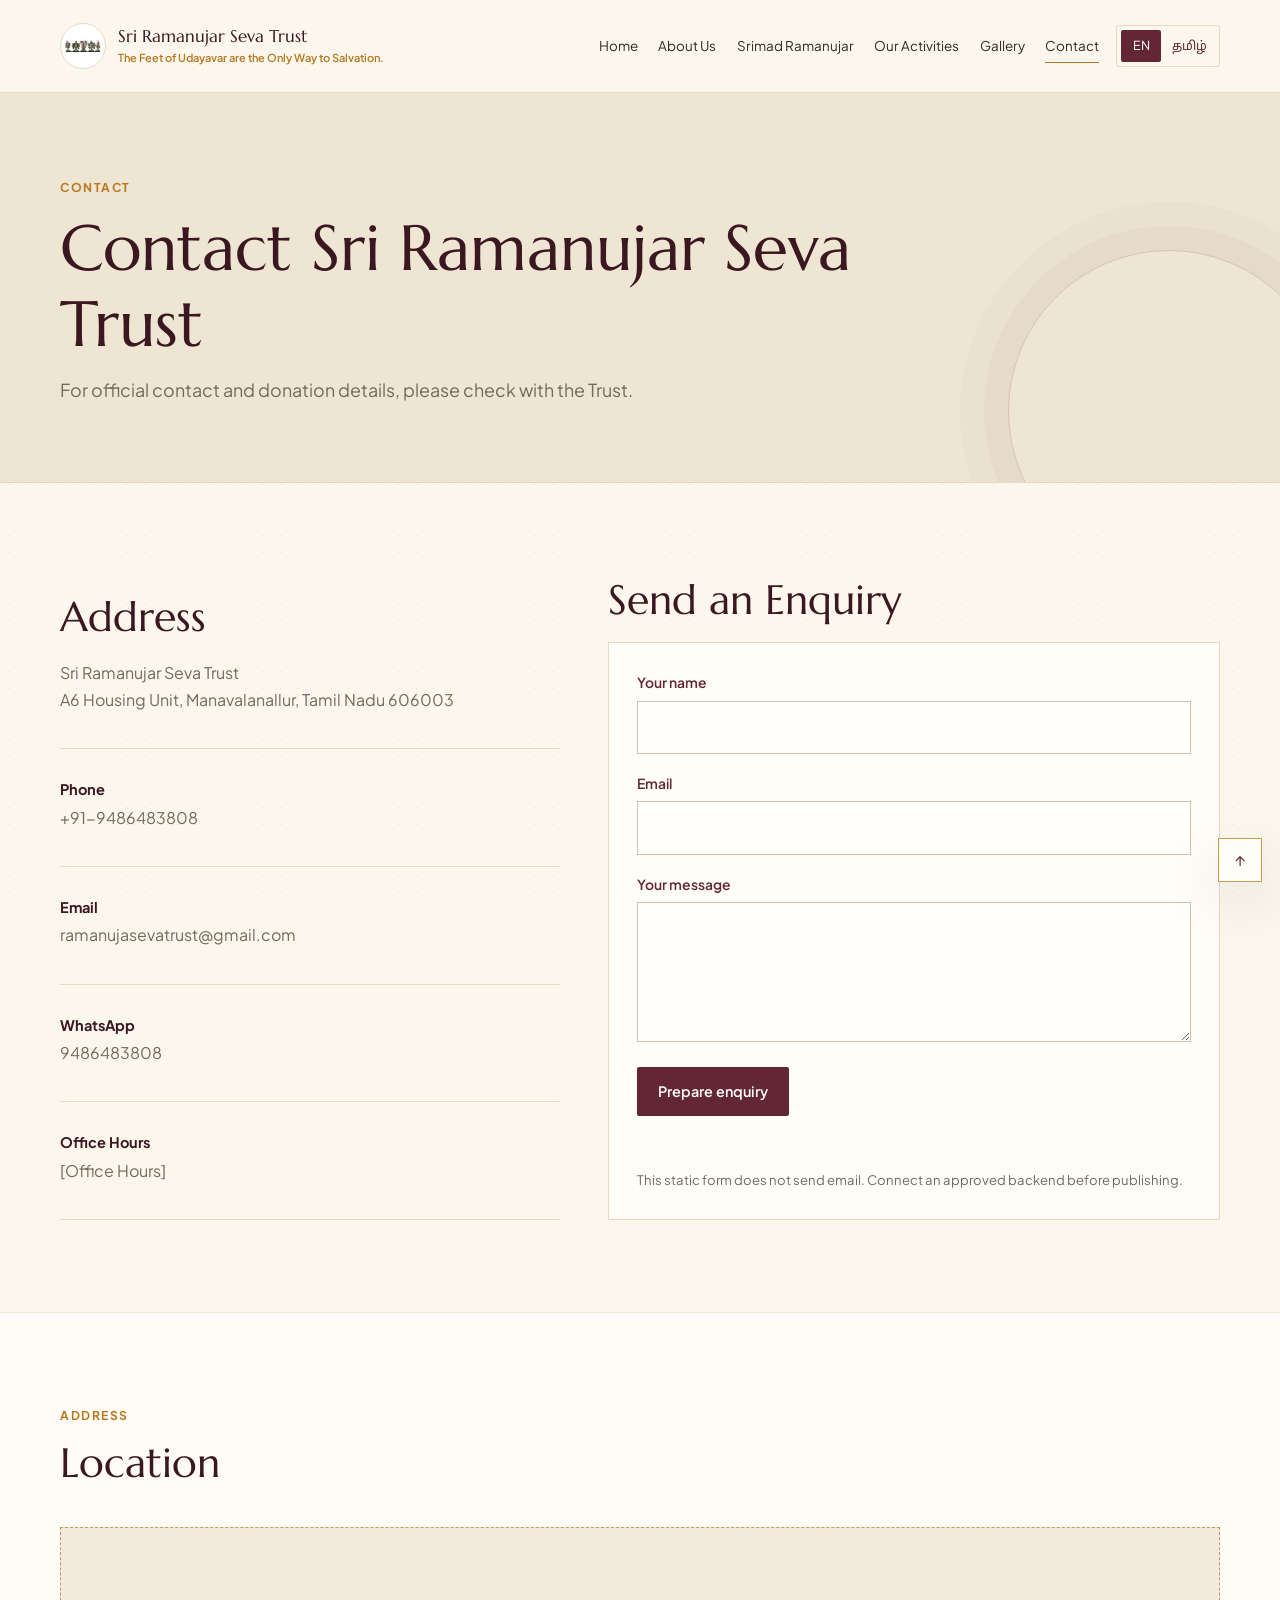
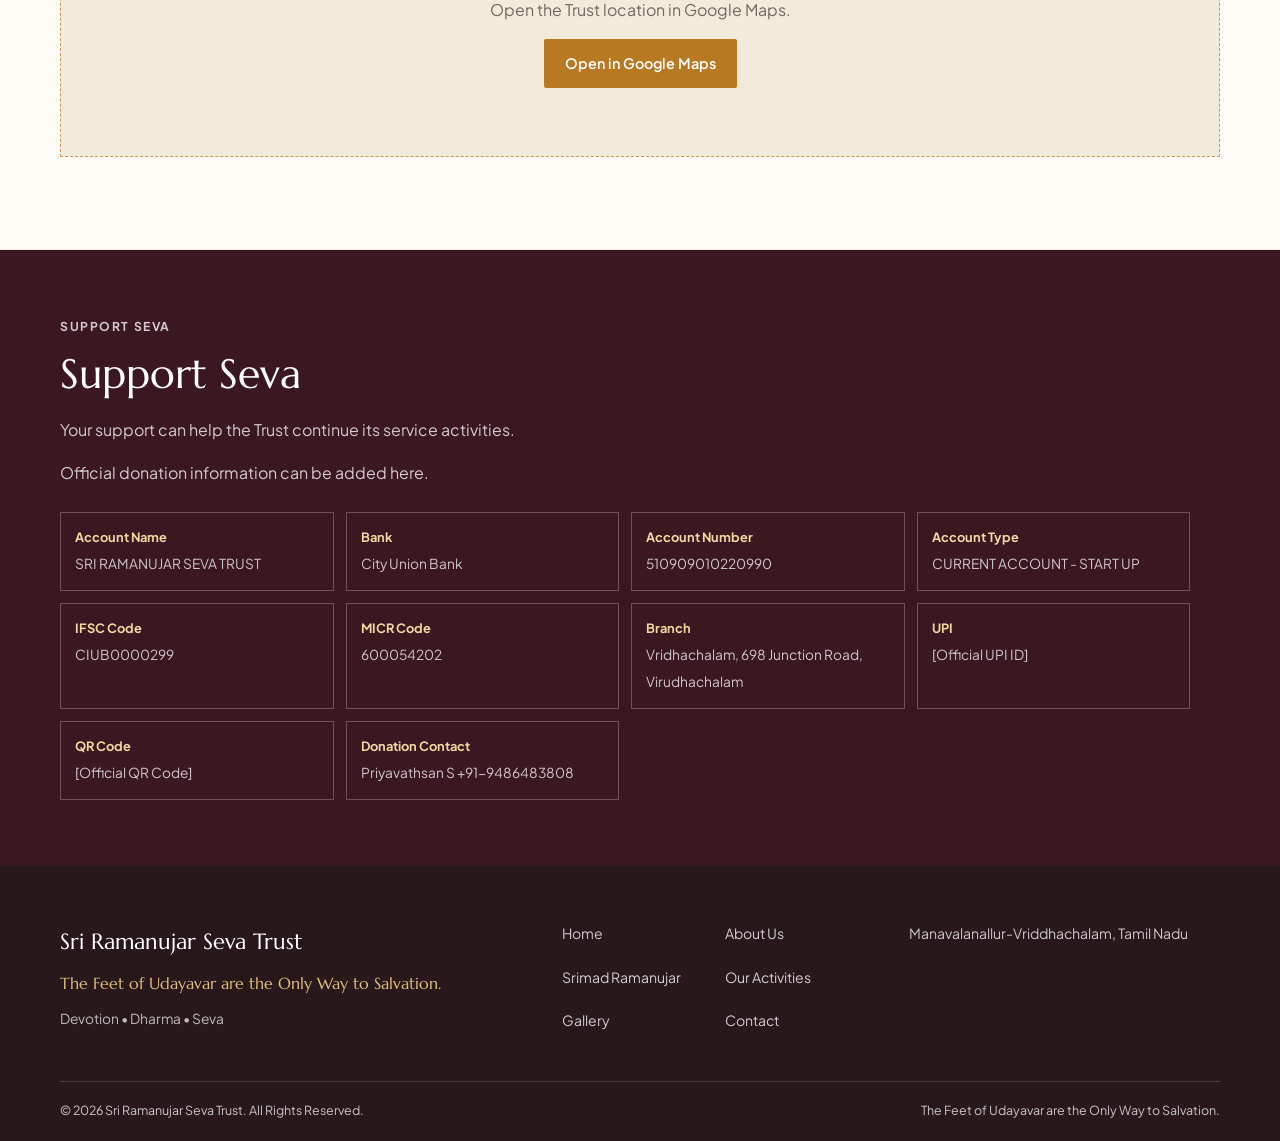
<file: contact.html>
<!doctype html>
<html lang="en">
<head>
  <meta charset="utf-8"><meta name="viewport" content="width=device-width, initial-scale=1">
  <title>Contact | Sri Ramanujar Seva Trust</title>
  <meta name="description" content="Contact Sri Ramanujar Seva Trust in Vriddhachalam / Manavalanallur. The Feet of Udayavar are the Only Way to Salvation." data-meta-en="Contact Sri Ramanujar Seva Trust in Vriddhachalam / Manavalanallur. The Feet of Udayavar are the Only Way to Salvation." data-meta-ta="விருத்தாசலம் / மணவாளநல்லூரிலுள்ள ஸ்ரீ ராமானுஜர் சேவா அறக்கட்டளையைத் தொடர்புகொள்ளுங்கள். உய்ய ஒரே வழி உடையவர் திருவடி">
  <meta name="keywords" content="Contact Sri Ramanujar Seva Trust, Vriddhachalam, Manavalanallur, Tamil Nadu">
  <meta property="og:title" content="Contact | Sri Ramanujar Seva Trust" data-meta-en="Contact | Sri Ramanujar Seva Trust" data-meta-ta="தொடர்பு | ஸ்ரீ ராமானுஜர் சேவா அறக்கட்டளை"><meta property="og:description" content="The Feet of Udayavar are the Only Way to Salvation." data-meta-en="The Feet of Udayavar are the Only Way to Salvation." data-meta-ta="உய்ய ஒரே வழி உடையவர் திருவடி"><meta property="og:type" content="website">
  <link rel="preconnect" href="https://fonts.googleapis.com"><link rel="preconnect" href="https://fonts.gstatic.com" crossorigin><link href="https://fonts.googleapis.com/css2?family=Marcellus&family=Noto+Sans+Tamil:wght@400;500;600;700&family=Plus+Jakarta+Sans:wght@400;500;600;700&display=swap" rel="stylesheet"><link rel="stylesheet" href="css/style.css"><script defer src="data/site-data.js"></script><script defer src="js/translations.js"></script><script defer src="js/script.js"></script>
</head>
<body><a class="skip-link" href="#main">Skip to content</a><header class="site-header"><div class="container header-inner"><a class="brand" href="index.html"><img class="brand-mark" src="pics/Thiruman.jpg" alt="" aria-hidden="true"><span><span class="brand-name">Sri Ramanujar Seva Trust</span><span class="brand-motto" data-i18n="motto">The Feet of Udayavar are the Only Way to Salvation.</span></span></a><div class="header-actions"><nav class="primary-nav" aria-label="Primary navigation"><a href="index.html" data-i18n="home">Home</a><a href="about.html" data-i18n="about">About Us</a><a href="ramanujar.html" data-i18n="ramanujar">Srimad Ramanujar</a><a href="activities.html" data-i18n="activities">Our Activities</a><a href="gallery.html" data-i18n="gallery">Gallery</a><a href="contact.html" data-i18n="contact">Contact</a></nav><div class="language-switch" aria-label="Choose language"><button type="button" data-language="en" aria-pressed="true">EN</button><button type="button" data-language="ta" aria-pressed="false">தமிழ்</button></div><button class="menu-toggle" type="button" aria-label="Toggle navigation" aria-expanded="false" aria-controls="primary-navigation">☰</button></div></div></header>
<main id="main"><section class="page-hero"><div class="container"><p class="eyebrow" data-i18n="contact">Contact</p><h1 data-i18n="contactTitle">Contact Sri Ramanujar Seva Trust</h1><p class="lead" data-i18n="contactIntro">For official contact and donation details, please check with the Trust.</p></div></section>
<section class="section"><div class="container contact-layout"><section class="contact-list" aria-label="Trust contact details"><div class="contact-row"><h2 data-i18n="address">Address</h2><p>Sri Ramanujar Seva Trust<br><span data-trust-field="address">A6 Housing Unit, Manavalanallur, Tamil Nadu 606003</span></p></div><div class="contact-row"><h3 data-i18n="phone">Phone</h3><p><span data-lang="en" data-trust-field="phone">+91-9486483808</span><span data-lang="ta" hidden data-trust-field="phone">+91-9486483808</span></p></div><div class="contact-row"><h3 data-i18n="email">Email</h3><p><span data-lang="en" data-trust-field="email">[Official Email Address]</span><span data-lang="ta" hidden data-trust-field="email">[Official Email Address]</span></p></div><div class="contact-row"><h3 data-i18n="whatsapp">WhatsApp</h3><p><span data-lang="en" data-trust-field="whatsapp">[Official WhatsApp Number]</span><span data-lang="ta" hidden data-trust-field="whatsapp">[Official WhatsApp Number]</span></p></div><div class="contact-row"><h3 data-i18n="officeHours">Office Hours</h3><p><span data-lang="en" data-trust-field="officeHours">[Office Hours]</span><span data-lang="ta" hidden data-trust-field="officeHours">[Office Hours]</span></p></div></section>
<section><h2 data-i18n="formTitle">Send an Enquiry</h2><form class="contact-form" id="contact-form"><label for="contact-name" data-i18n="name">Your name</label><input id="contact-name" name="name" autocomplete="name" required><label for="contact-email" data-i18n="email">Email</label><input id="contact-email" name="email" type="email" autocomplete="email" required><label for="contact-message" data-i18n="message">Your message</label><textarea id="contact-message" name="message" required></textarea><button class="button" type="submit" data-i18n="send">Prepare enquiry</button><p class="form-status" role="status" aria-live="polite"></p><p class="form-note" data-i18n="formNotice">This static form does not send email. Connect an approved backend before publishing.</p></form></section></div></section>
<section class="section section-paper"><div class="container"><div class="section-head"><p class="eyebrow" data-i18n="address">Address</p><h2 data-lang="en">Location</h2><h2 data-lang="ta" hidden>இடம்</h2></div><div class="map-placeholder"><div><p data-i18n="mapPlaceholder">Open the Trust location in Google Maps.</p><a class="button button-gold" href="https://maps.app.goo.gl/YCzoKjN7ajshj4VY6" target="_blank" rel="noopener noreferrer" data-i18n="openMap">Open in Google Maps</a></div></div></div></section>
<section class="support-band"><div class="container support-inner"><div><p class="eyebrow" data-i18n="support">Support Seva</p><h2 data-i18n="support">Support Seva</h2><p data-i18n="supportIntro">Your support can help the Trust continue its service activities.</p><p data-i18n="donationPlaceholder">Official donation information can be added here.</p><div class="donation-details"><div><strong data-i18n="accountName">Account Name</strong><span data-trust-field="donation.accountName">SRI RAMANUJAR SEVA TRUST</span></div><div><strong data-i18n="bankName">Bank</strong><span data-trust-field="donation.bankName">City Union Bank</span></div><div><strong data-i18n="accountNumber">Account Number</strong><span data-trust-field="donation.accountNumber">510909010220990</span></div><div><strong data-i18n="accountType">Account Type</strong><span data-trust-field="donation.accountType">CURRENT ACCOUNT - START UP</span></div><div><strong data-i18n="ifscCode">IFSC Code</strong><span data-trust-field="donation.ifsc">CIUB0000299</span></div><div><strong data-i18n="micrCode">MICR Code</strong><span data-trust-field="donation.micr">600054202</span></div><div><strong data-i18n="bankBranch">Branch</strong><span data-trust-field="donation.branch">Vridhachalam, 698 Junction Road, Virudhachalam</span></div><div><strong data-i18n="upiLabel">UPI</strong><span data-trust-field="donation.upi">[Official UPI ID]</span></div><div><strong data-i18n="qrLabel">QR Code</strong><span data-trust-field="donation.qr">[Official QR Code]</span></div><div><strong data-i18n="donationContact">Donation Contact</strong><span data-trust-field="donation.contact">[Official Donation Contact]</span></div></div></div></div></section></main>
<footer class="site-footer"><div class="container"><div class="footer-grid"><div><div class="footer-brand">Sri Ramanujar Seva Trust</div><p class="footer-motto" data-i18n="motto">The Feet of Udayavar are the Only Way to Salvation.</p><p class="footer-submotto" data-i18n="footerLine">Devotion • Dharma • Seva</p></div><nav class="footer-links" aria-label="Footer navigation"><a href="index.html" data-i18n="home">Home</a><a href="about.html" data-i18n="about">About Us</a><a href="ramanujar.html" data-i18n="ramanujar">Srimad Ramanujar</a><a href="activities.html" data-i18n="activities">Activities</a><a href="gallery.html" data-i18n="gallery">Gallery</a><a href="contact.html" data-i18n="contact">Contact</a></nav><p class="footer-location" data-i18n="location">Vriddhachalam / Manavalanallur, Tamil Nadu</p></div><div class="footer-bottom"><p>© 2026 Sri Ramanujar Seva Trust. <span data-i18n="copyright">All Rights Reserved.</span></p><p data-i18n="motto">The Feet of Udayavar are the Only Way to Salvation.</p></div></div></footer><button class="back-to-top" type="button" aria-label="Back to top" title="Back to top">↑</button></body></html>
</file>
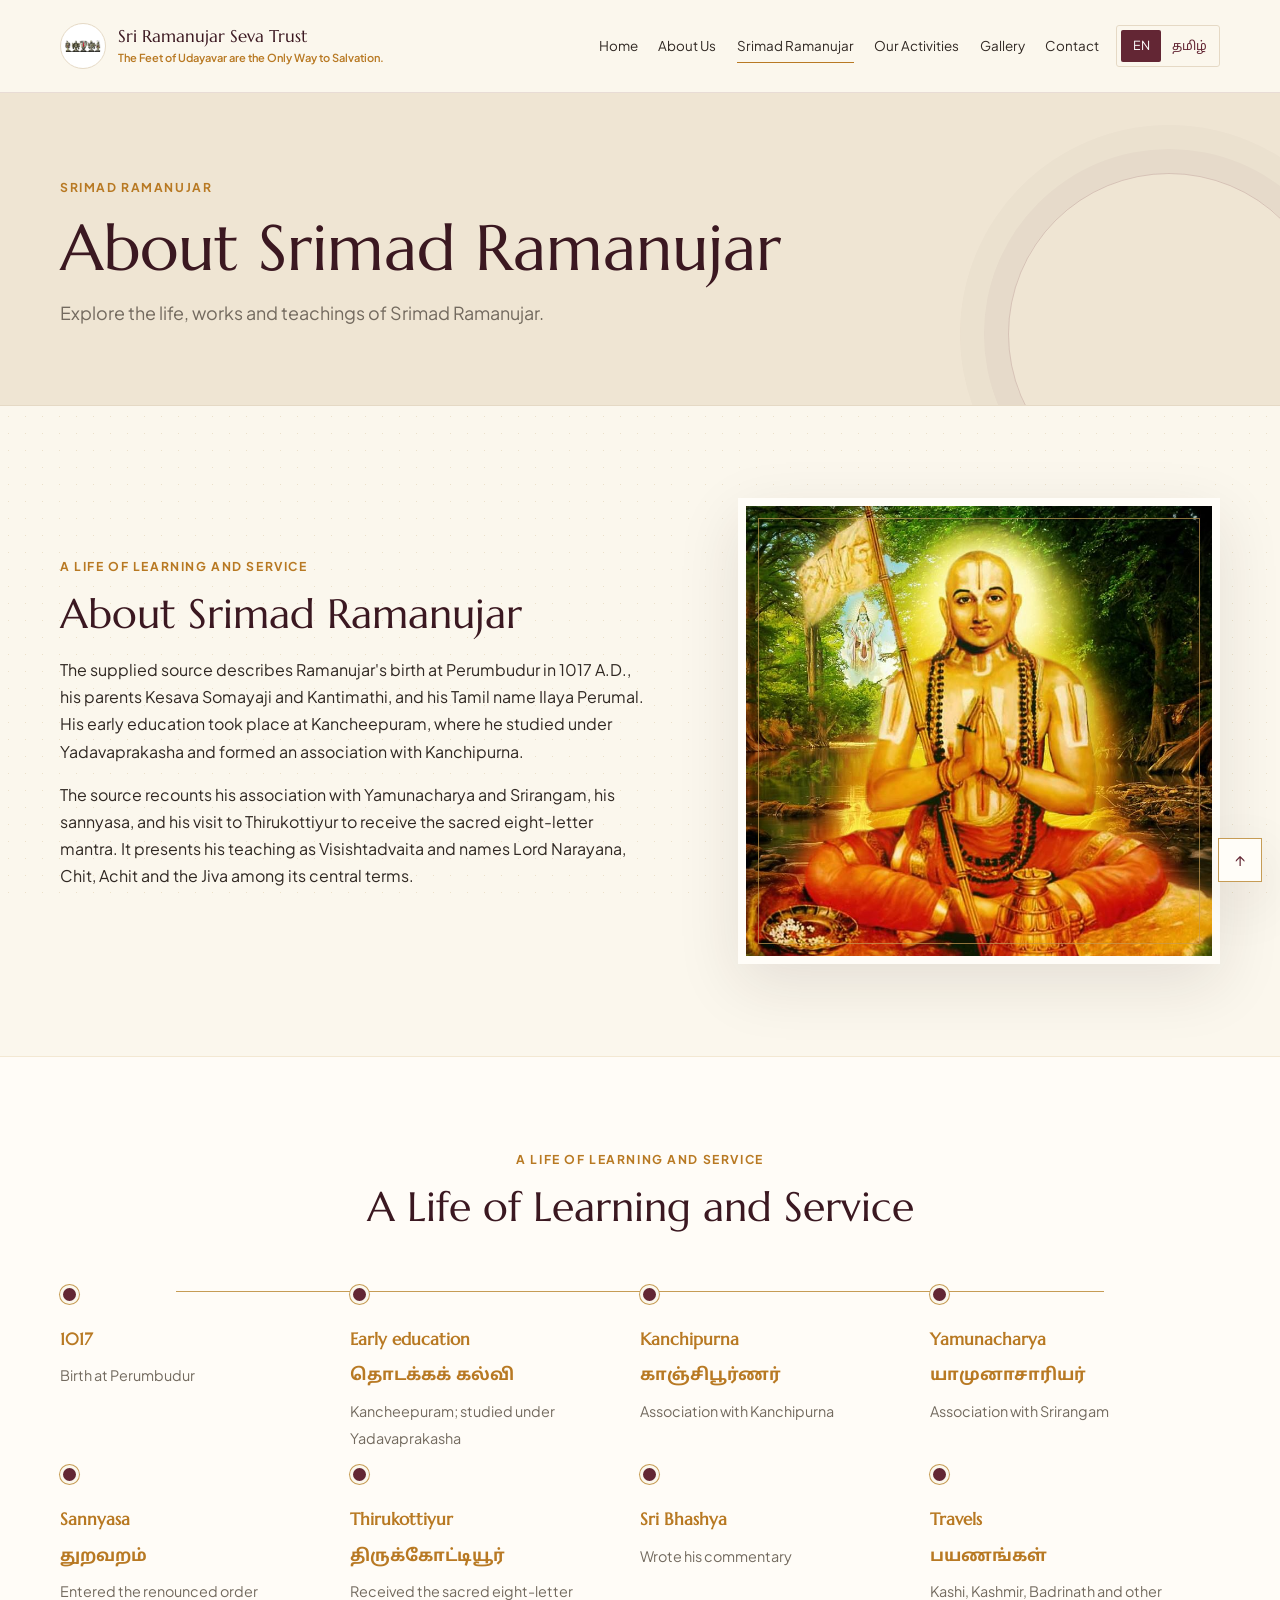
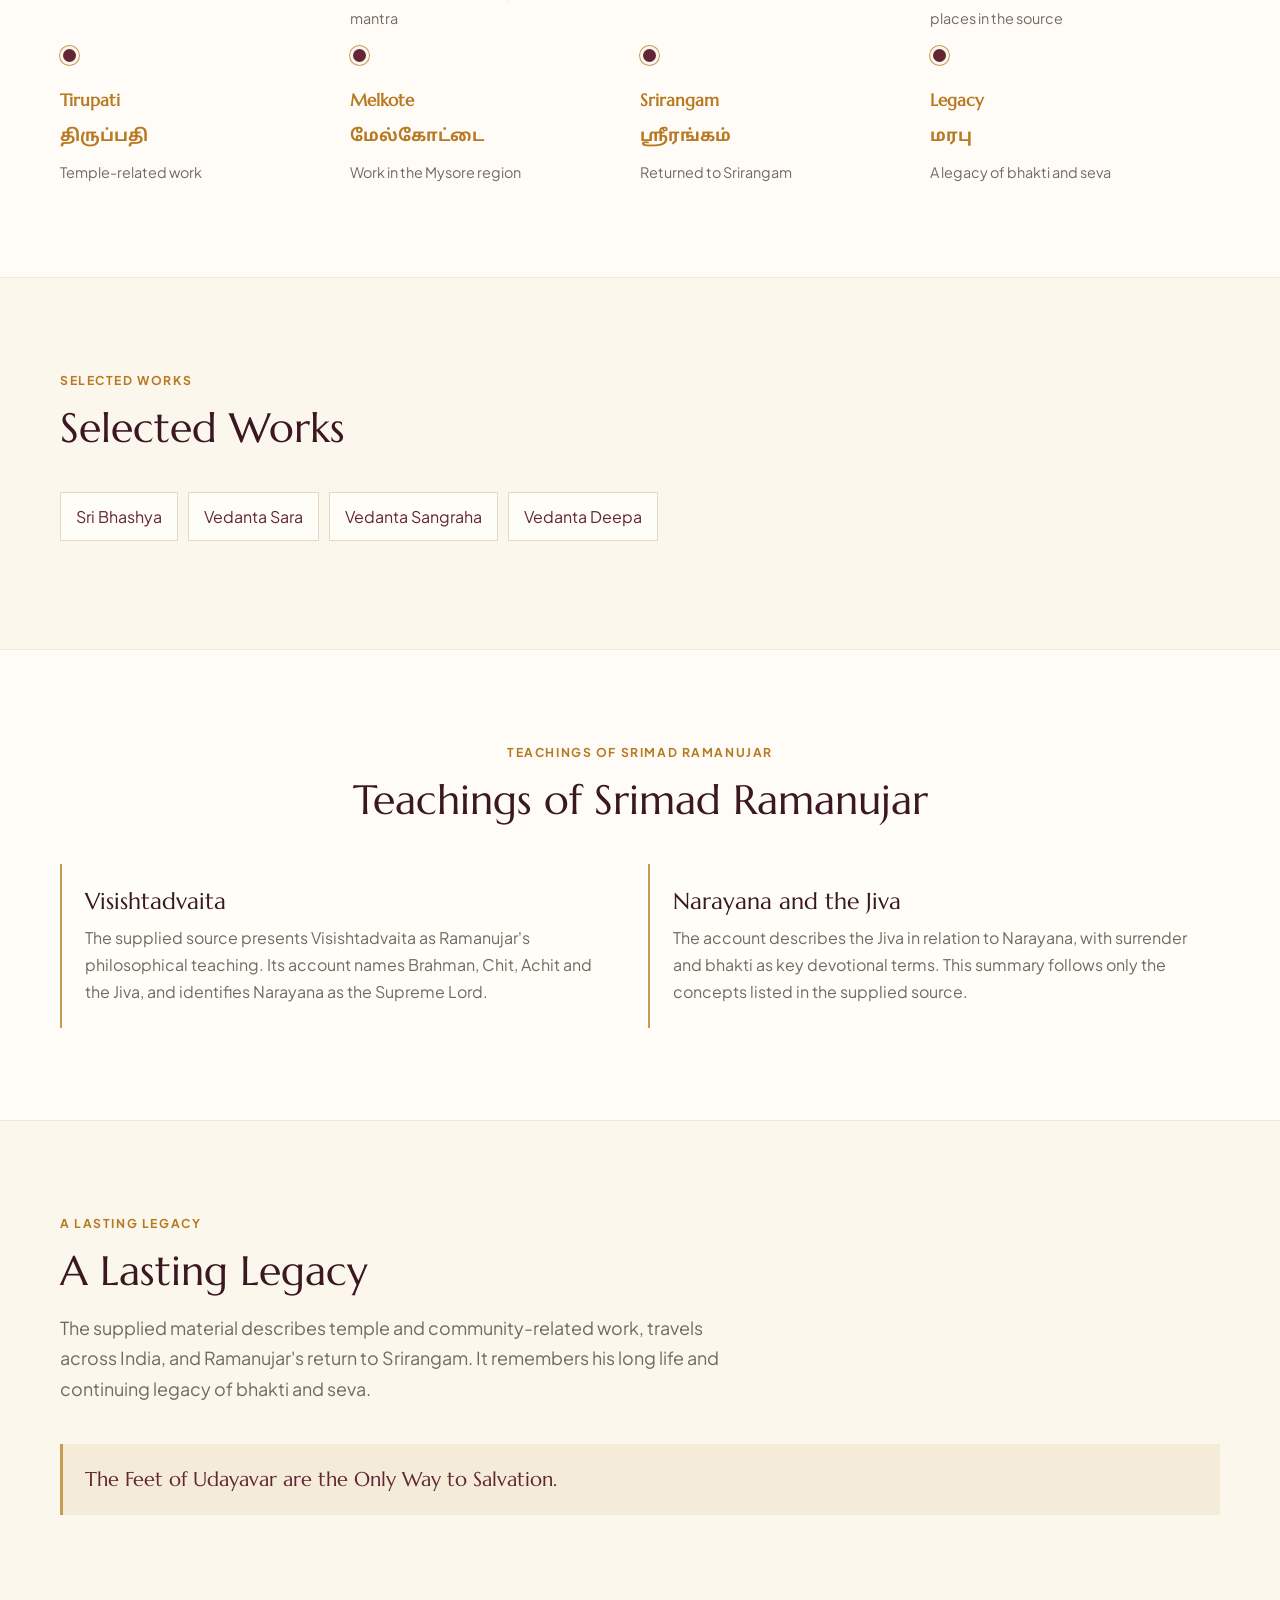
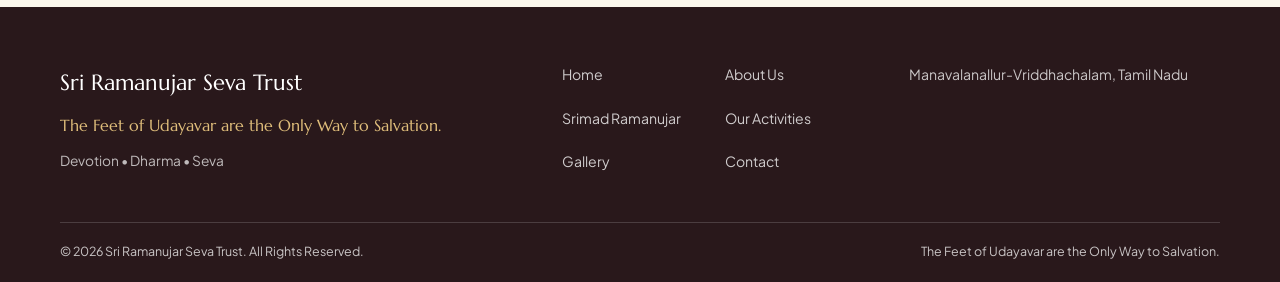
<file: ramanujar.html>
<!doctype html>
<html lang="en">
<head>
  <meta charset="utf-8"><meta name="viewport" content="width=device-width, initial-scale=1">
  <title>About Srimad Ramanujar | Sri Ramanujar Seva Trust</title>
  <meta name="description" content="Learn about Srimad Ramanujar's life and teachings. The Feet of Udayavar are the Only Way to Salvation." data-meta-en="Learn about Srimad Ramanujar's life and teachings. The Feet of Udayavar are the Only Way to Salvation." data-meta-ta="ஸ்ரீமத் ராமானுஜரின் வாழ்க்கை மற்றும் உபதேசங்களை அறிந்துகொள்ளுங்கள். உய்ய ஒரே வழி உடையவர் திருவடி">
  <meta name="keywords" content="Srimad Ramanujar, Ramanuja, Visishtadvaita, Sri Bhashya, Sri Vaishnavism">
  <meta property="og:title" content="About Srimad Ramanujar | Sri Ramanujar Seva Trust" data-meta-en="About Srimad Ramanujar | Sri Ramanujar Seva Trust" data-meta-ta="ஸ்ரீமத் ராமானுஜரைப் பற்றி | ஸ்ரீ ராமானுஜர் சேவா அறக்கட்டளை">
  <meta property="og:description" content="The Feet of Udayavar are the Only Way to Salvation." data-meta-en="The Feet of Udayavar are the Only Way to Salvation." data-meta-ta="உய்ய ஒரே வழி உடையவர் திருவடி">
  <meta property="og:type" content="website"><link rel="preconnect" href="https://fonts.googleapis.com"><link rel="preconnect" href="https://fonts.gstatic.com" crossorigin><link href="https://fonts.googleapis.com/css2?family=Marcellus&family=Noto+Sans+Tamil:wght@400;500;600;700&family=Plus+Jakarta+Sans:wght@400;500;600;700&display=swap" rel="stylesheet"><link rel="stylesheet" href="css/style.css"><script defer src="data/site-data.js"></script><script defer src="js/translations.js"></script><script defer src="js/script.js"></script>
</head>
<body><a class="skip-link" href="#main">Skip to content</a><header class="site-header"><div class="container header-inner"><a class="brand" href="index.html"><img class="brand-mark" src="pics/Thiruman.jpg" alt="" aria-hidden="true"><span><span class="brand-name">Sri Ramanujar Seva Trust</span><span class="brand-motto" data-i18n="motto">The Feet of Udayavar are the Only Way to Salvation.</span></span></a><div class="header-actions"><nav class="primary-nav" aria-label="Primary navigation"><a href="index.html" data-i18n="home">Home</a><a href="about.html" data-i18n="about">About Us</a><a href="ramanujar.html" data-i18n="ramanujar">Srimad Ramanujar</a><a href="activities.html" data-i18n="activities">Our Activities</a><a href="gallery.html" data-i18n="gallery">Gallery</a><a href="contact.html" data-i18n="contact">Contact</a></nav><div class="language-switch" aria-label="Choose language"><button type="button" data-language="en" aria-pressed="true">EN</button><button type="button" data-language="ta" aria-pressed="false">தமிழ்</button></div><button class="menu-toggle" type="button" aria-label="Toggle navigation" aria-expanded="false" aria-controls="primary-navigation">☰</button></div></div></header>
<main id="main"><section class="page-hero"><div class="container"><p class="eyebrow" data-i18n="ramanujar">Srimad Ramanujar</p><h1 data-i18n="ramanujarPageTitle">About Srimad Ramanujar</h1><p class="lead" data-i18n="ramanujarIntro">Explore the life, works and teachings of Srimad Ramanujar.</p></div></section>
<section class="section"><div class="container split-grid"><div class="reveal"><p class="eyebrow" data-i18n="timeline">A Life of Learning and Service</p><h2 data-i18n="ramanujarPageTitle">About Srimad Ramanujar</h2><p data-lang="en">The supplied source describes Ramanujar's birth at Perumbudur in 1017 A.D., his parents Kesava Somayaji and Kantimathi, and his Tamil name Ilaya Perumal. His early education took place at Kancheepuram, where he studied under Yadavaprakasha and formed an association with Kanchipurna.</p><p data-lang="ta" hidden>வழங்கப்பட்ட ஆதாரத்தின்படி, ராமானுஜர் கி.பி. 1017-ஆம் ஆண்டு பெரும்புதூரில் கேசவ சோமயாஜி மற்றும் காந்திமதிக்கு மகனாகப் பிறந்தார். அவருக்கு இளைய பெருமாள் என்ற தமிழ்ப் பெயரும் வழங்கப்பட்டது. காஞ்சிபுரத்தில் யாதவப்பிரகாசரிடம் கல்வி பயின்றதுடன், காஞ்சிபூர்ணருடனும் தொடர்பு கொண்டார்.</p><p data-lang="en">The source recounts his association with Yamunacharya and Srirangam, his sannyasa, and his visit to Thirukottiyur to receive the sacred eight-letter mantra. It presents his teaching as Visishtadvaita and names Lord Narayana, Chit, Achit and the Jiva among its central terms.</p><p data-lang="ta" hidden>யாமுனாசாரியருடனும் ஸ்ரீரங்கத்துடனும் ஏற்பட்ட தொடர்பு, துறவறம் ஏற்றது, திருக்கோட்டியூரில் எட்டெழுத்து மந்திரம் பெற்றது ஆகியவற்றை ஆதாரம் குறிப்பிடுகிறது. விசிஷ்டாத்வைதத்தை முன்வைத்து, நாராயணன், சித், அசித், ஜீவன் ஆகியவற்றை அதன் மையக் கருத்துகளாக விளக்குகிறது.</p></div><div class="intro-image reveal"><img src="pics/Ramanuja.jpg" data-dynamic-image-alt="imageRamanuja" alt="A traditional portrait of Srimad Ramanujar"></div></div></section>
<section class="section section-paper"><div class="container"><div class="section-head center"><p class="eyebrow" data-i18n="timeline">A Life of Learning and Service</p><h2 data-i18n="timeline">A Life of Learning and Service</h2></div><div class="timeline"><div class="timeline-item"><strong>1017</strong><span data-lang="en">Birth at Perumbudur</span><span data-lang="ta" hidden>பெரும்புதூரில் பிறப்பு</span></div><div class="timeline-item"><strong data-lang="en">Early education</strong><strong data-lang="ta" hidden>தொடக்கக் கல்வி</strong><span data-lang="en">Kancheepuram; studied under Yadavaprakasha</span><span data-lang="ta" hidden>காஞ்சிபுரம்; யாதவப்பிரகாசரிடம் கல்வி</span></div><div class="timeline-item"><strong data-lang="en">Kanchipurna</strong><strong data-lang="ta" hidden>காஞ்சிபூர்ணர்</strong><span data-lang="en">Association with Kanchipurna</span><span data-lang="ta" hidden>காஞ்சிபூர்ணருடன் தொடர்பு</span></div><div class="timeline-item"><strong data-lang="en">Yamunacharya</strong><strong data-lang="ta" hidden>யாமுனாசாரியர்</strong><span data-lang="en">Association with Srirangam</span><span data-lang="ta" hidden>ஸ்ரீரங்கத்துடனான தொடர்பு</span></div><div class="timeline-item"><strong data-lang="en">Sannyasa</strong><strong data-lang="ta" hidden>துறவறம்</strong><span data-lang="en">Entered the renounced order</span><span data-lang="ta" hidden>துறவற வாழ்க்கையை ஏற்றார்</span></div><div class="timeline-item"><strong data-lang="en">Thirukottiyur</strong><strong data-lang="ta" hidden>திருக்கோட்டியூர்</strong><span data-lang="en">Received the sacred eight-letter mantra</span><span data-lang="ta" hidden>எட்டெழுத்து மந்திரத்தைப் பெற்றார்</span></div><div class="timeline-item"><strong>Sri Bhashya</strong><span data-lang="en">Wrote his commentary</span><span data-lang="ta" hidden>தமது உரைநூலை இயற்றினார்</span></div><div class="timeline-item"><strong data-lang="en">Travels</strong><strong data-lang="ta" hidden>பயணங்கள்</strong><span data-lang="en">Kashi, Kashmir, Badrinath and other places in the source</span><span data-lang="ta" hidden>ஆதாரத்தில் காசி, காஷ்மீர், பத்ரிநாத் உள்ளிட்ட இடங்கள் குறிப்பிடப்படுகின்றன</span></div><div class="timeline-item"><strong data-lang="en">Tirupati</strong><strong data-lang="ta" hidden>திருப்பதி</strong><span data-lang="en">Temple-related work</span><span data-lang="ta" hidden>கோயில் சார்ந்த பணிகள்</span></div><div class="timeline-item"><strong data-lang="en">Melkote</strong><strong data-lang="ta" hidden>மேல்கோட்டை</strong><span data-lang="en">Work in the Mysore region</span><span data-lang="ta" hidden>மைசூர் பகுதியில் பணிகள்</span></div><div class="timeline-item"><strong data-lang="en">Srirangam</strong><strong data-lang="ta" hidden>ஸ்ரீரங்கம்</strong><span data-lang="en">Returned to Srirangam</span><span data-lang="ta" hidden>ஸ்ரீரங்கத்திற்குத் திரும்பினார்</span></div><div class="timeline-item"><strong data-lang="en">Legacy</strong><strong data-lang="ta" hidden>மரபு</strong><span data-lang="en">A legacy of bhakti and seva</span><span data-lang="ta" hidden>பக்தி, சேவையின் மரபு</span></div></div></div></section>
<section class="section"><div class="container"><div class="section-head"><p class="eyebrow" data-i18n="works">Selected Works</p><h2 data-i18n="works">Selected Works</h2></div><ul class="works-list"><li>Sri Bhashya</li><li>Vedanta Sara</li><li>Vedanta Sangraha</li><li>Vedanta Deepa</li></ul></div></section>
<section class="section section-paper"><div class="container"><div class="section-head center"><p class="eyebrow" data-i18n="teachings">Teachings of Srimad Ramanujar</p><h2 data-i18n="teachings">Teachings of Srimad Ramanujar</h2></div><div class="teaching-grid"><article class="teaching-item"><h3>Visishtadvaita</h3><p data-lang="en">The supplied source presents Visishtadvaita as Ramanujar's philosophical teaching. Its account names Brahman, Chit, Achit and the Jiva, and identifies Narayana as the Supreme Lord.</p><p data-lang="ta" hidden>வழங்கப்பட்ட ஆதாரம் விசிஷ்டாத்வைதத்தை ராமானுஜரின் தத்துவ உபதேசமாகக் குறிப்பிடுகிறது. பிரம்மம், சித், அசித், ஜீவன் ஆகியவற்றையும், பரம்பொருளாக நாராயணனையும் விளக்குகிறது.</p></article><article class="teaching-item"><h3 data-lang="en">Narayana and the Jiva</h3><h3 data-lang="ta" hidden>நாராயணனும் ஜீவனும்</h3><p data-lang="en">The account describes the Jiva in relation to Narayana, with surrender and bhakti as key devotional terms. This summary follows only the concepts listed in the supplied source.</p><p data-lang="ta" hidden>நாராயணனுடன் ஜீவனுக்குள்ள தொடர்பையும், சரணாகதி மற்றும் பக்தியையும் ஆதாரம் குறிப்பிடுகிறது. வழங்கப்பட்ட ஆதாரத்தில் உள்ள கருத்துகளின் அடிப்படையிலேயே இச்சுருக்கம் அமைந்துள்ளது.</p></article></div></div></section>
<section class="section"><div class="container"><div class="section-head"><p class="eyebrow" data-i18n="legacy">A Lasting Legacy</p><h2 data-i18n="legacy">A Lasting Legacy</h2><p data-lang="en" class="lead">The supplied material describes temple and community-related work, travels across India, and Ramanujar's return to Srirangam. It remembers his long life and continuing legacy of bhakti and seva.</p><p data-lang="ta" hidden class="lead">வழங்கப்பட்ட தகவல் கோயில் மற்றும் சமூகப் பணிகள், இந்தியா முழுவதுமான பயணங்கள், ஸ்ரீரங்கத்திற்குத் திரும்பியது ஆகியவற்றைக் குறிப்பிடுகிறது. அவரது நீண்ட வாழ்வையும் பக்தி, சேவை மரபையும் நினைவுகூர்கிறது.</p></div><div class="motto-panel"><strong data-i18n="motto">The Feet of Udayavar are the Only Way to Salvation.</strong></div></div></section></main>
<footer class="site-footer"><div class="container"><div class="footer-grid"><div><div class="footer-brand">Sri Ramanujar Seva Trust</div><p class="footer-motto" data-i18n="motto">The Feet of Udayavar are the Only Way to Salvation.</p><p class="footer-submotto" data-i18n="footerLine">Devotion • Dharma • Seva</p></div><nav class="footer-links" aria-label="Footer navigation"><a href="index.html" data-i18n="home">Home</a><a href="about.html" data-i18n="about">About Us</a><a href="ramanujar.html" data-i18n="ramanujar">Srimad Ramanujar</a><a href="activities.html" data-i18n="activities">Activities</a><a href="gallery.html" data-i18n="gallery">Gallery</a><a href="contact.html" data-i18n="contact">Contact</a></nav><p class="footer-location" data-i18n="location">Vriddhachalam / Manavalanallur, Tamil Nadu</p></div><div class="footer-bottom"><p>© 2026 Sri Ramanujar Seva Trust. <span data-i18n="copyright">All Rights Reserved.</span></p><p data-i18n="motto">The Feet of Udayavar are the Only Way to Salvation.</p></div></div></footer><button class="back-to-top" type="button" aria-label="Back to top" title="Back to top">↑</button></body></html>
</file>
<file: css/style.css>
@import url('https://fonts.googleapis.com/css2?family=Marcellus&family=Noto+Sans+Tamil:wght@400;500;600;700&family=Plus+Jakarta+Sans:wght@400;500;600;700&display=swap');

:root {
  color-scheme: light;
  --ivory: #fbf7ed;
  --paper: #fffdf8;
  --maroon: #632634;
  --maroon-deep: #3b1821;
  --saffron: #b87923;
  --gold: #c69c55;
  --ink: #302823;
  --muted: #736a5f;
  --sage: #556c54;
  --line: #e5d9c5;
  --shadow: 0 20px 60px rgba(49, 31, 24, .11);
  --sans: 'Plus Jakarta Sans', 'Noto Sans Tamil', sans-serif;
  --display: 'Marcellus', 'Noto Sans Tamil', serif;
  --content: 1160px;
}

* { box-sizing: border-box; }
html { scroll-behavior: smooth; scroll-padding-top: 90px; }
body { margin: 0; background: var(--ivory); color: var(--ink); font-family: var(--sans); font-size: 16px; line-height: 1.7; }
body::before { position: fixed; inset: 0; z-index: -1; pointer-events: none; content: ''; opacity: .24; background-image: radial-gradient(#b9965b 0.55px, transparent .55px); background-size: 17px 17px; }
img { display: block; max-width: 100%; }
a { color: inherit; }
button, input, textarea { font: inherit; }
button, a { -webkit-tap-highlight-color: transparent; }
:focus-visible { outline: 3px solid #a45c17; outline-offset: 3px; }
.skip-link { position: fixed; z-index: 1000; top: 8px; left: 8px; transform: translateY(-160%); padding: 10px 16px; background: var(--paper); color: var(--maroon); }
.skip-link:focus { transform: none; }
.container { width: min(var(--content), calc(100% - 48px)); margin-inline: auto; }
.eyebrow { margin: 0 0 12px; color: var(--saffron); font-size: .76rem; font-weight: 700; letter-spacing: .13em; text-transform: uppercase; }
h1, h2, h3, p { margin-top: 0; }
h1, h2, h3 { color: var(--maroon-deep); font-family: var(--display); font-weight: 400; line-height: 1.2; }
h1 { font-size: clamp(2.8rem, 5vw, 5.3rem); }
h2 { margin-bottom: 18px; font-size: clamp(2rem, 3.2vw, 3.2rem); }
h3 { margin-bottom: 9px; font-size: 1.45rem; }
.lead { max-width: 680px; color: var(--muted); font-size: 1.12rem; }
.section { padding: 92px 0; }
.section-paper { background: rgba(255, 253, 248, .87); border-block: 1px solid rgba(198, 156, 85, .22); }
.section-head { max-width: 760px; margin-bottom: 40px; }
.section-head.center { margin-inline: auto; text-align: center; }
.section-head.center .lead { margin-inline: auto; }

.site-header { position: sticky; z-index: 50; top: 0; background: rgba(251, 247, 237, .96); border-bottom: 1px solid rgba(99, 38, 52, .13); backdrop-filter: blur(14px); transition: box-shadow .2s ease, background .2s ease; }
.site-header.is-scrolled { box-shadow: 0 8px 26px rgba(49, 31, 24, .09); background: rgba(255, 253, 248, .98); }
.header-inner { display: flex; min-height: 92px; align-items: center; justify-content: space-between; gap: 22px; transition: min-height .2s ease; }
.is-scrolled .header-inner { min-height: 76px; }
.brand { display: grid; grid-template-columns: 46px minmax(0, 1fr); align-items: center; gap: 12px; min-width: 230px; text-decoration: none; }
.brand-mark { width: 46px; height: 46px; object-fit: contain; border-radius: 50%; background: white; padding: 4px; border: 1px solid var(--line); }
.brand-name { display: block; color: var(--maroon-deep); font-family: var(--display); font-size: 1.05rem; line-height: 1.2; }
.brand-motto { display: block; max-width: 270px; margin-top: 4px; color: var(--saffron); font-size: .69rem; font-weight: 600; line-height: 1.25; }
.header-actions { display: flex; align-items: center; gap: 17px; }
.primary-nav { display: flex; align-items: center; gap: clamp(10px, 1.6vw, 24px); }
.primary-nav a { position: relative; padding: 8px 0; color: var(--ink); font-size: .84rem; text-decoration: none; white-space: nowrap; }
.primary-nav a::after { position: absolute; right: 0; bottom: 2px; left: 0; height: 1px; content: ''; background: var(--saffron); transform: scaleX(0); transform-origin: left; transition: transform .2s ease; }
.primary-nav a:hover::after, .primary-nav a.is-active::after { transform: scaleX(1); }
.language-switch { display: flex; gap: 3px; padding: 4px; border: 1px solid var(--line); border-radius: 3px; }
.language-switch button { min-width: 40px; padding: 5px 8px; border: 0; border-radius: 2px; background: transparent; color: var(--maroon); cursor: pointer; font-size: .78rem; }
.language-switch button.is-current { background: var(--maroon); color: white; }
.menu-toggle { display: none; width: 42px; height: 42px; border: 1px solid var(--line); background: var(--paper); color: var(--maroon); cursor: pointer; }

.hero { position: relative; display: grid; min-height: min(730px, calc(100svh - 92px)); align-items: center; overflow: hidden; background: var(--maroon-deep); color: white; }
.hero::before { position: absolute; inset: 0; content: ''; background: linear-gradient(90deg, rgba(43, 18, 25, .94) 0%, rgba(49, 22, 27, .79) 43%, rgba(41, 20, 24, .18) 100%), url('../pics/Ramanuja.jpg') center 26% / cover no-repeat; }
.hero::after { position: absolute; right: 4vw; bottom: 0; width: 30vw; height: 3px; content: ''; background: var(--gold); }
.hero-content { position: relative; z-index: 1; max-width: 780px; padding-block: 92px; color: white; animation: rise-in .7s ease both; }
.hero h1 { max-width: 760px; margin-bottom: 18px; color: white; }
.hero .eyebrow { color: #e4c58c; }
.hero-location { margin-bottom: 25px; color: #f0d9ac; font-size: .94rem; }
.hero-copy { max-width: 560px; margin-bottom: 24px; color: rgba(255,255,255,.83); }
.hero-motto { display: grid; gap: 5px; max-width: 650px; margin: 32px 0 30px; padding-left: 18px; border-left: 2px solid var(--gold); color: #f2d9a8; }
.hero-motto [data-i18n] { color: #fff0cf; font-family: var(--display); font-size: clamp(1.05rem, 2vw, 1.42rem); line-height: 1.5; }
.hero-motto small { color: #e8c987; font-size: .84rem; }
.button-row { display: flex; flex-wrap: wrap; gap: 12px; }
.button { display: inline-flex; min-height: 48px; align-items: center; justify-content: center; gap: 10px; padding: 11px 20px; border: 1px solid transparent; border-radius: 2px; background: var(--maroon); color: white; font-size: .9rem; font-weight: 600; text-decoration: none; cursor: pointer; transition: transform .18s ease, background .18s ease; }
.button:hover { background: var(--maroon-deep); transform: translateY(-2px); }
.button-light { border-color: rgba(255,255,255,.65); background: transparent; }
.button-light:hover { background: rgba(255,255,255,.14); }
.button-gold { background: var(--saffron); color: #fff; }

.intro-grid, .split-grid { display: grid; grid-template-columns: 1.1fr .9fr; align-items: center; gap: clamp(38px, 7vw, 88px); }
.intro-image { position: relative; max-height: 475px; overflow: hidden; border: 8px solid var(--paper); box-shadow: var(--shadow); }
.intro-image img { width: 100%; height: 450px; object-fit: cover; object-position: center 23%; }
.intro-image::after { position: absolute; inset: 12px; border: 1px solid rgba(198,156,85,.7); content: ''; pointer-events: none; }
.motto-panel { display: grid; gap: 8px; margin-top: 28px; padding: 19px 22px; border-left: 3px solid var(--gold); background: #f4ebd9; color: var(--maroon); }
.motto-panel strong { font-family: var(--display); font-size: 1.22rem; font-weight: 400; }
.motto-panel span { color: var(--muted); font-size: .9rem; }

.person-feature { display: grid; grid-template-columns: 150px minmax(0, 1fr); align-items: center; gap: 24px; padding: 31px 34px; border: 1px solid var(--gold); background: var(--paper); box-shadow: var(--shadow); }
.person-feature h3 { margin-bottom: 6px; color: var(--maroon); }
.person-feature p { margin-bottom: 0; color: var(--muted); }
.person-photo { display: block; width: 100%; aspect-ratio: 4 / 5; border: 4px solid var(--ivory); outline: 1px solid var(--gold); object-fit: cover; object-position: center 18%; }
.person-photo-feature { width: 150px; height: 188px; }
.person-card.has-portrait { display: grid; grid-template-columns: 82px minmax(0, 1fr); align-content: center; column-gap: 15px; }
.person-card.has-portrait .person-photo { grid-column: 1; grid-row: 1 / span 3; width: 82px; height: 103px; }
.people-grid, .three-grid { display: grid; grid-template-columns: repeat(3, 1fr); gap: 18px; }
.objects-grid { display: grid; grid-template-columns: repeat(2, minmax(0, 1fr)); gap: 18px; }
.objects-grid > .info-card { min-width: 0; overflow-wrap: anywhere; }
.activity-points { margin: 0; padding-left: 1.2rem; color: var(--muted); overflow-wrap: anywhere; }
.activity-points li + li { margin-top: 8px; }
.beneficiary-note { margin-top: 34px; padding: 24px; border-left: 3px solid var(--gold); background: #f4ebd9; }
.beneficiary-note h2 { margin-bottom: 9px; font-size: 1.55rem; }
.beneficiary-note p { margin-bottom: 0; color: var(--muted); }
.person-card, .info-card { padding: 24px; border: 1px solid var(--line); background: var(--paper); }
.person-card { border-top: 2px solid var(--gold); }
.person-card .role { margin-bottom: 8px; color: var(--saffron); font-size: .82rem; font-weight: 700; }
.person-card p:last-child { margin-bottom: 0; color: var(--muted); font-size: .92rem; }
.info-card { min-height: 190px; }
.info-card .index { display: block; margin-bottom: 14px; color: var(--saffron); font-family: var(--display); font-size: 1.35rem; }

.page-hero { position: relative; padding: 84px 0 76px; overflow: hidden; border-bottom: 1px solid var(--line); background: #efe5d3; }
.page-hero::after { position: absolute; right: -50px; bottom: -90px; width: 320px; height: 320px; border: 1px solid rgba(99,38,52,.18); border-radius: 50%; box-shadow: 0 0 0 24px rgba(99,38,52,.035), 0 0 0 48px rgba(99,38,52,.025); content: ''; }
.page-hero .container { position: relative; z-index: 1; }
.page-hero h1 { max-width: 850px; margin-bottom: 12px; font-size: clamp(2.6rem, 5vw, 4.5rem); }
.page-hero .lead { margin-bottom: 0; }
.about-motto { max-width: 720px; margin-top: 28px; padding: 18px 22px; border-left: 3px solid var(--gold); background: rgba(255,253,248,.78); }
.about-motto p { margin: 0; color: var(--maroon); font-family: var(--display); font-size: 1.3rem; }
.about-motto span { display: block; margin-top: 5px; color: var(--muted); font-size: .9rem; }

.timeline { position: relative; display: grid; grid-template-columns: repeat(4, 1fr); gap: 0; }
.timeline::before { position: absolute; top: 20px; right: 10%; left: 10%; height: 1px; background: var(--gold); content: ''; }
.timeline-item { position: relative; padding: 55px 20px 0 0; }
.timeline-item::before { position: absolute; top: 14px; left: 0; width: 13px; height: 13px; border: 3px solid var(--ivory); border-radius: 50%; background: var(--maroon); box-shadow: 0 0 0 1px var(--gold); content: ''; }
.timeline-item strong { display: block; margin-bottom: 7px; color: var(--saffron); font-family: var(--display); font-size: 1.05rem; }
.timeline-item span { color: var(--muted); font-size: .9rem; }
.works-list { display: flex; flex-wrap: wrap; gap: 10px; padding: 0; list-style: none; }
.works-list li { padding: 10px 15px; border: 1px solid var(--line); background: var(--paper); color: var(--maroon); }
.teaching-grid { display: grid; grid-template-columns: repeat(2, 1fr); gap: 16px; }
.teaching-item { padding: 23px; border-left: 2px solid var(--gold); background: var(--paper); }
.teaching-item p { margin-bottom: 0; color: var(--muted); }

.gallery-grid { display: grid; grid-template-columns: repeat(3, 1fr); gap: 16px; }
.gallery-item { display: block; min-height: 250px; padding: 0; overflow: hidden; border: 7px solid var(--paper); background: var(--paper); box-shadow: 0 8px 26px rgba(49,31,24,.09); cursor: zoom-in; }
.gallery-item img { width: 100%; height: 310px; object-fit: cover; transition: transform .4s ease; }
.gallery-item:hover img { transform: scale(1.04); }
.lightbox[hidden] { display: none; }
.lightbox { position: fixed; z-index: 100; inset: 0; display: grid; grid-template-columns: 54px minmax(0, 1fr) 54px; grid-template-rows: 54px minmax(0, 1fr) auto; place-items: center; padding: 20px; background: rgba(24, 16, 17, .94); }
.lightbox img { grid-area: 2 / 2; max-width: min(88vw, 1100px); max-height: 78vh; object-fit: contain; }
.lightbox button { width: 44px; height: 44px; border: 1px solid rgba(255,255,255,.42); background: transparent; color: white; cursor: pointer; font-size: 1.2rem; }
.lightbox-close { grid-area: 1 / 3; }
.lightbox-prev { grid-area: 2 / 1; }
.lightbox-next { grid-area: 2 / 3; }
.lightbox-caption { grid-area: 3 / 1 / 4 / 4; margin-top: 12px; color: #fff; text-align: center; }
.lightbox-open { overflow: hidden; }

.contact-layout { display: grid; grid-template-columns: .9fr 1.1fr; gap: 48px; }
.contact-list { display: grid; gap: 15px; }
.contact-row { padding: 17px 0; border-bottom: 1px solid var(--line); }
.contact-row h3 { margin-bottom: 5px; font-family: var(--sans); font-size: .91rem; font-weight: 700; }
.contact-row p { margin: 0; color: var(--muted); }
.contact-form { padding: 28px; border: 1px solid var(--line); background: var(--paper); }
.contact-form label { display: block; margin-bottom: 6px; color: var(--maroon); font-size: .87rem; font-weight: 600; }
.contact-form input, .contact-form textarea { width: 100%; margin-bottom: 18px; padding: 12px; border: 1px solid #cfc2ad; border-radius: 0; background: #fffefa; color: var(--ink); }
.contact-form textarea { min-height: 140px; resize: vertical; }
.form-status { min-height: 28px; margin: 15px 0 0; color: var(--sage); font-size: .9rem; }
.form-error { color: var(--maroon); }
.form-note { margin: 10px 0 0; color: var(--muted); font-size: .82rem; }
.map-placeholder { display: grid; min-height: 230px; place-items: center; padding: 20px; border: 1px dashed var(--gold); background: #f2eadb; color: var(--muted); text-align: center; }
.donation-details { display: grid; grid-template-columns: repeat(4, 1fr); gap: 12px; margin-top: 26px; }
.donation-details div { padding: 14px; border: 1px solid rgba(255,255,255,.25); }
.donation-details strong { display: block; color: #f1d8a3; font-size: .8rem; }
.donation-details span { color: rgba(255,255,255,.75); font-size: .86rem; }
.support-band { padding: 66px 0; background: var(--maroon-deep); color: white; }
.support-band h2 { color: white; }
.support-band p { max-width: 670px; color: rgba(255,255,255,.77); }
.support-inner { display: grid; grid-template-columns: 1fr auto; align-items: center; gap: 30px; }
.support-inner .button-row { align-self: center; }

.site-footer { padding: 56px 0 20px; background: #29181b; color: rgba(255,255,255,.75); }
.footer-grid { display: grid; grid-template-columns: 1.5fr 1fr 1fr; gap: 36px; padding-bottom: 36px; }
.footer-brand { color: white; font-family: var(--display); font-size: 1.4rem; }
.footer-motto { max-width: 440px; margin: 10px 0; color: #e0be7b; font-family: var(--display); font-size: 1rem; }
.footer-submotto { color: rgba(255,255,255,.7); font-size: .86rem; }
.footer-links { display: grid; grid-template-columns: 1fr 1fr; gap: 8px 14px; }
.footer-links a { color: rgba(255,255,255,.78); font-size: .88rem; text-decoration: none; }
.footer-links a:hover { color: #f1d8a3; }
.footer-location { font-size: .88rem; }
.footer-bottom { display: flex; justify-content: space-between; gap: 16px; padding-top: 18px; border-top: 1px solid rgba(255,255,255,.16); font-size: .78rem; }
.footer-bottom p { margin: 0; }
.back-to-top { position: fixed; right: 18px; bottom: 18px; z-index: 20; display: grid; width: 44px; height: 44px; place-items: center; border: 1px solid var(--gold); background: var(--paper); color: var(--maroon); cursor: pointer; box-shadow: var(--shadow); }
.reveal { opacity: 0; transform: translateY(18px); transition: opacity .6s ease, transform .6s ease; }
.reveal.is-visible { opacity: 1; transform: none; }
@keyframes rise-in { from { opacity: 0; transform: translateY(14px); } to { opacity: 1; transform: none; } }

@media (max-width: 1080px) {
  .header-inner { flex-wrap: wrap; min-height: 76px; padding-block: 10px; }
  .header-actions { gap: 10px; }
  .primary-nav { gap: 12px; }
  .primary-nav a { font-size: .77rem; }
  .brand { min-width: 205px; }
}
@media (max-width: 820px) {
  .container { width: min(var(--content), calc(100% - 36px)); }
  .menu-toggle { display: grid; place-items: center; }
  .header-inner { position: relative; flex-wrap: nowrap; }
  .header-actions { margin-left: auto; }
  .primary-nav { position: absolute; top: calc(100% + 11px); right: 0; left: 0; display: none; align-items: stretch; gap: 0; padding: 10px 18px; border: 1px solid var(--line); background: var(--paper); box-shadow: var(--shadow); }
  .primary-nav.is-open { display: grid; }
  .primary-nav a { padding: 11px 4px; border-bottom: 1px solid #eee5d7; font-size: .94rem; }
  .primary-nav a:last-child { border-bottom: 0; }
  .language-switch { margin-left: auto; }
  .intro-grid, .split-grid, .contact-layout { grid-template-columns: 1fr; }
  .intro-image { max-width: 580px; }
  .people-grid, .three-grid { grid-template-columns: repeat(2, 1fr); }
  .objects-grid { grid-template-columns: repeat(2, minmax(0, 1fr)); }
  .timeline { grid-template-columns: repeat(3, 1fr); row-gap: 20px; }
  .timeline::before { display: none; }
  .timeline-item { padding: 26px 14px 0 20px; border-left: 1px solid var(--gold); }
  .timeline-item::before { top: 30px; left: -7px; }
  .support-inner { grid-template-columns: 1fr; }
  .footer-grid { grid-template-columns: 1.2fr 1fr; }
  .footer-grid > :last-child { grid-column: 1 / -1; }
}
@media (max-width: 560px) {
  body { font-size: 15px; }
  .container { width: calc(100% - 32px); }
  .header-inner { min-height: 72px; gap: 8px; }
  .brand { grid-template-columns: 38px minmax(0, 1fr); min-width: 0; gap: 8px; }
  .brand-mark { width: 38px; height: 38px; }
  .brand-name { max-width: 175px; font-size: .86rem; }
  .brand-motto { max-width: 190px; font-size: .58rem; }
  .header-actions { gap: 7px; }
  .language-switch { padding: 3px; }
  .language-switch button { min-width: 34px; padding: 5px 6px; font-size: .72rem; }
  .menu-toggle { width: 38px; height: 38px; }
  .hero { min-height: 680px; }
  .hero::before { background-image: linear-gradient(90deg, rgba(43,18,25,.92), rgba(49,22,27,.56)), url('../pics/Ramanuja.jpg'); background-position: 56% center; }
  .hero-content { padding-block: 74px; }
  .hero h1 { font-size: clamp(2.55rem, 12vw, 3.75rem); }
  .hero-motto { margin-block: 25px; }
  .section { padding: 66px 0; }
  .page-hero { padding: 62px 0; }
  .people-grid, .three-grid, .teaching-grid { grid-template-columns: 1fr; }
  .objects-grid { grid-template-columns: 1fr; }
  .person-feature { grid-template-columns: 1fr; padding: 24px; }
  .person-seal { display: none; }
  .intro-image img { height: 340px; }
  .timeline { grid-template-columns: 1fr; }
  .timeline-item { min-height: 84px; padding-top: 4px; padding-bottom: 8px; }
  .timeline-item::before { top: 9px; }
  .gallery-grid { grid-template-columns: repeat(2, 1fr); gap: 10px; }
  .gallery-item { min-height: 175px; border-width: 4px; }
  .gallery-item img { height: 185px; }
  .lightbox { grid-template-columns: 38px minmax(0, 1fr) 38px; padding: 10px; }
  .lightbox button { width: 36px; height: 40px; }
  .donation-details { grid-template-columns: repeat(2, 1fr); }
  .contact-form { padding: 21px; }
  .footer-grid { grid-template-columns: 1fr; gap: 25px; }
  .footer-grid > :last-child { grid-column: auto; }
  .footer-bottom { flex-direction: column; gap: 5px; }
}
@media (prefers-reduced-motion: reduce) {
  *, *::before, *::after { scroll-behavior: auto !important; animation-duration: .01ms !important; animation-iteration-count: 1 !important; transition-duration: .01ms !important; }
  .reveal { opacity: 1; transform: none; }
}
</file>
